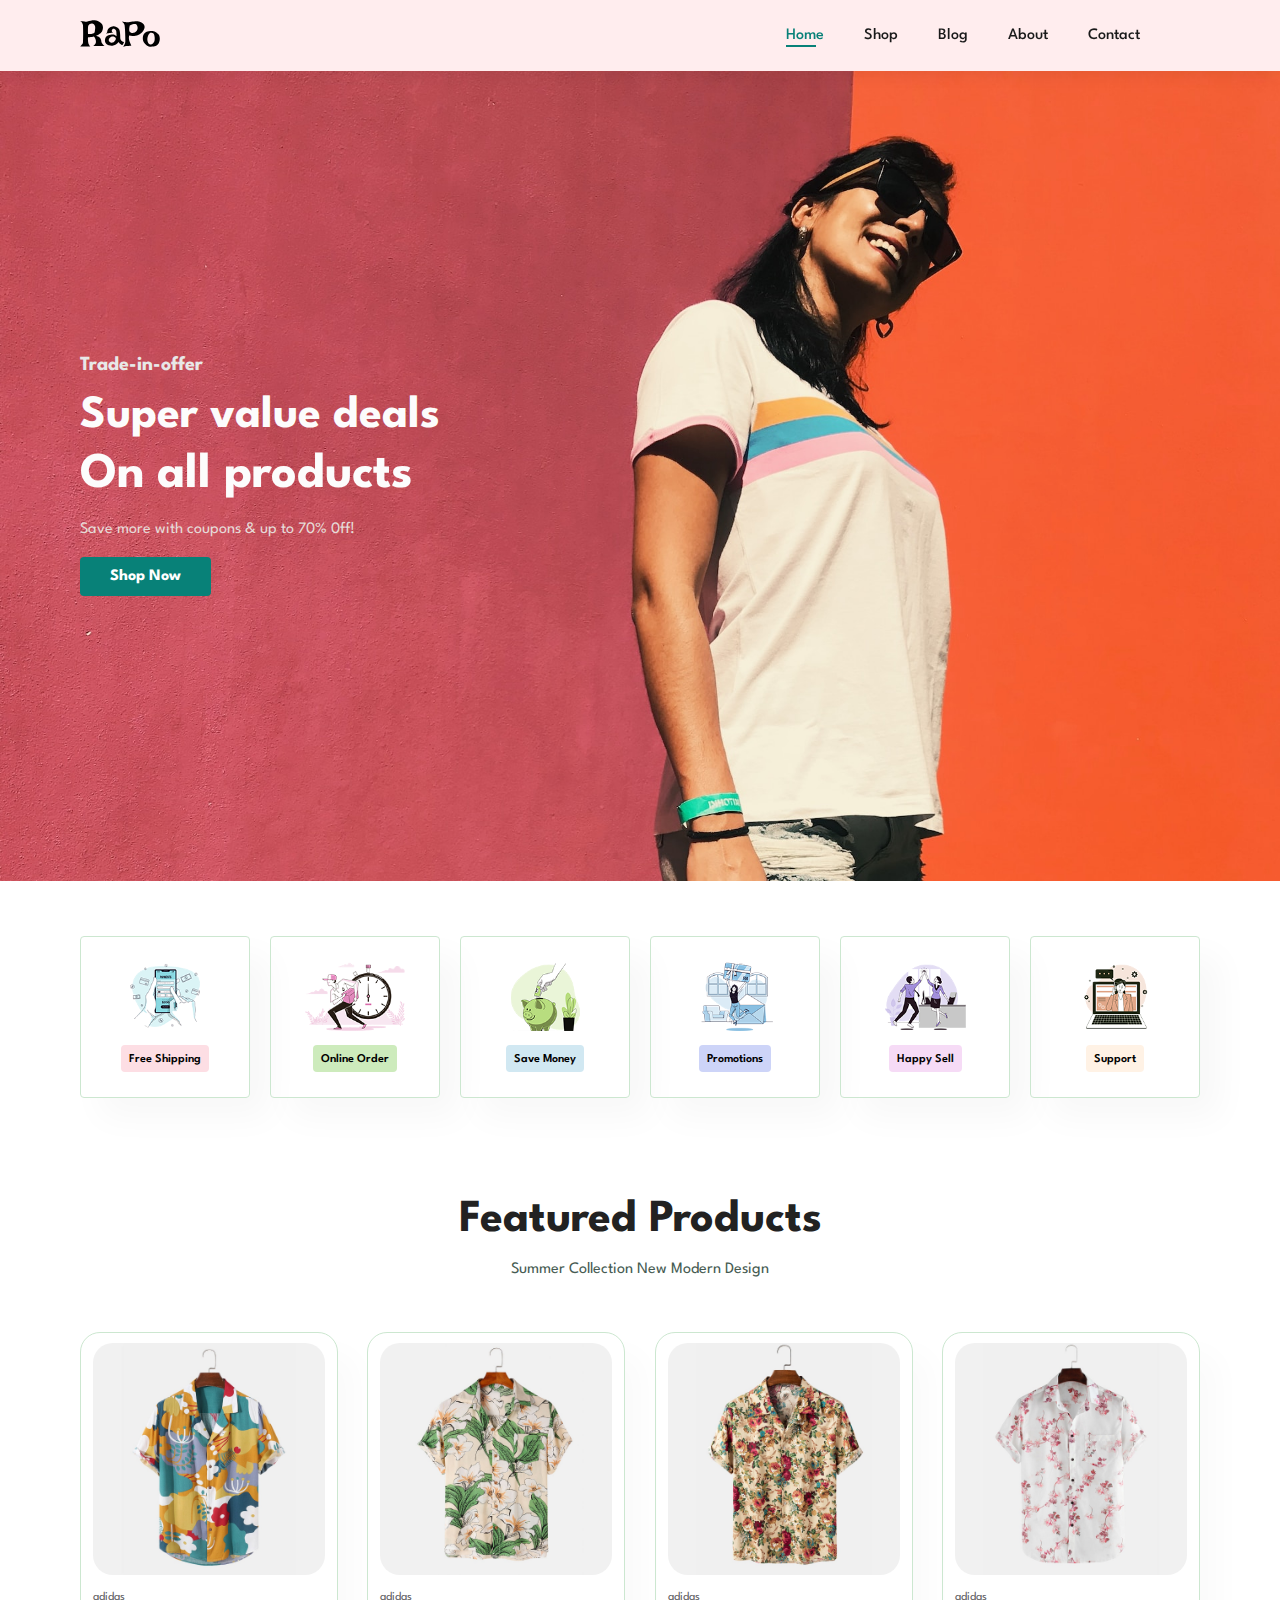
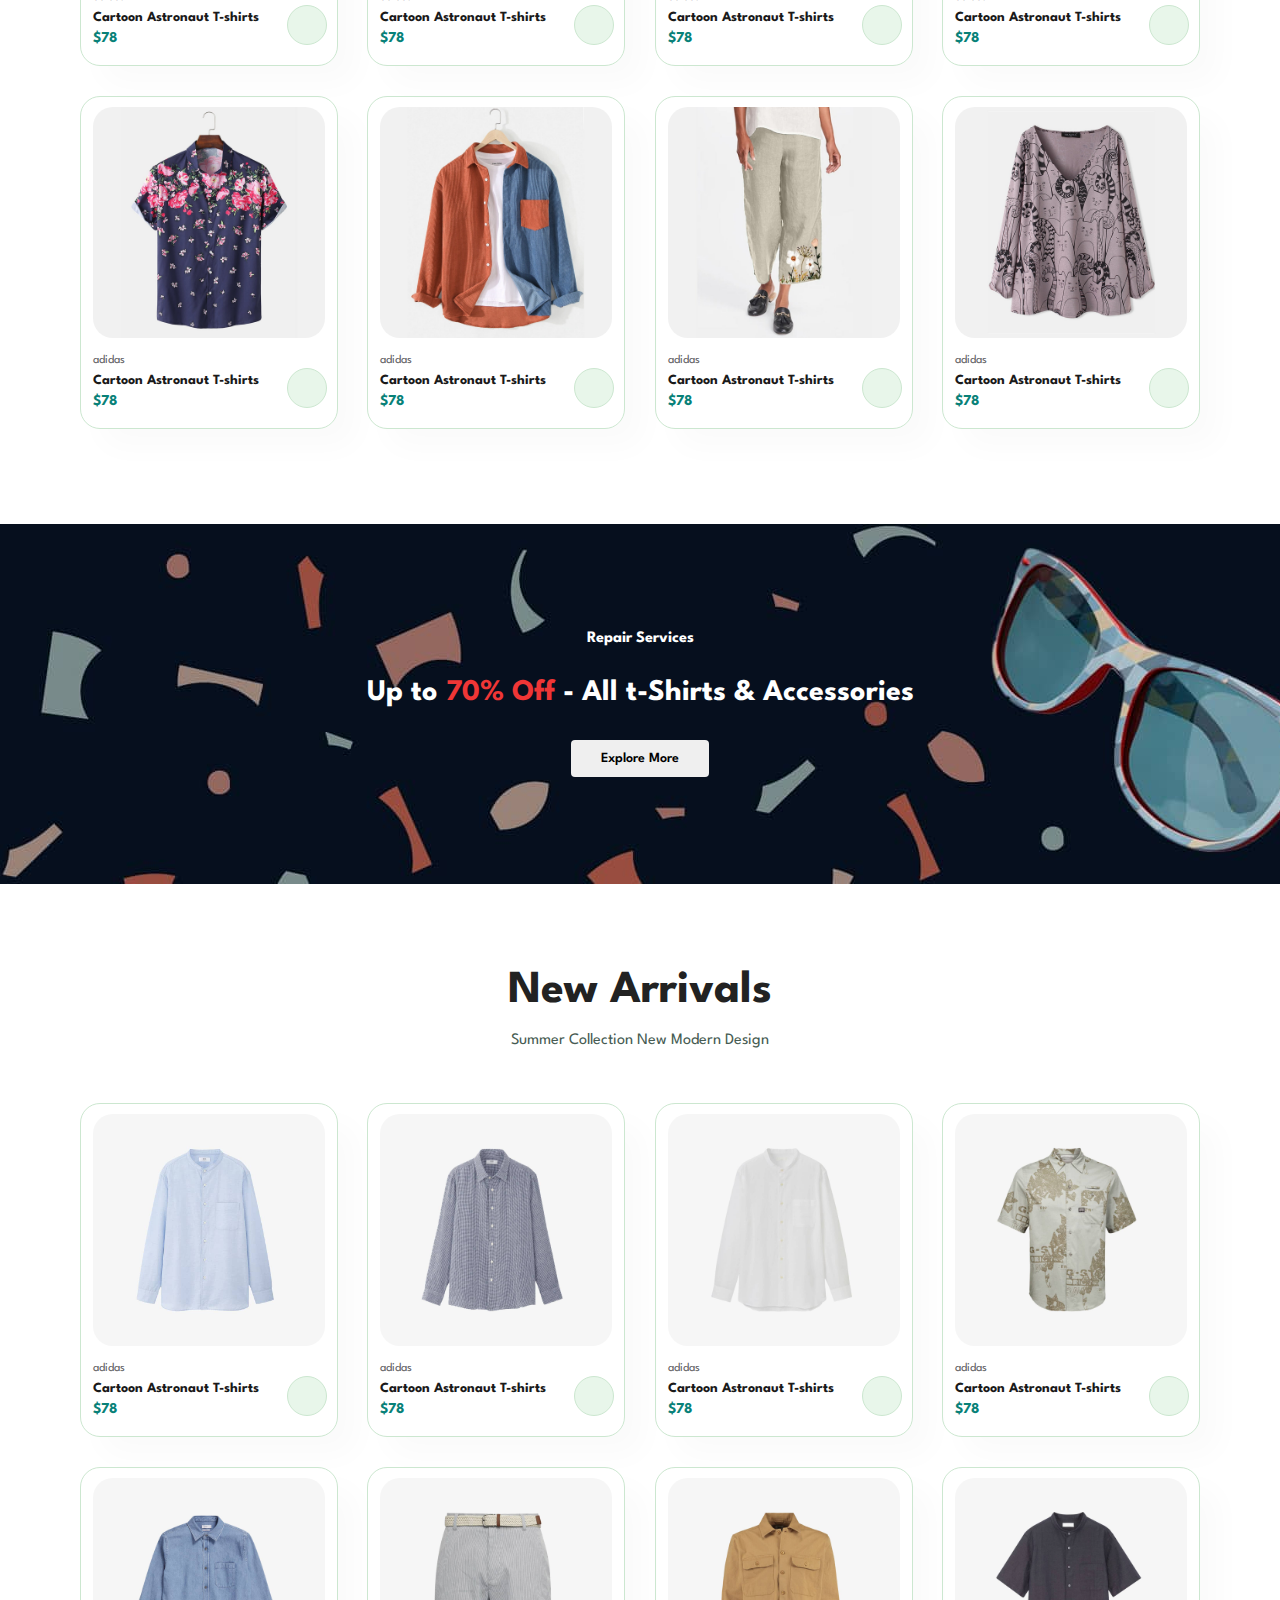
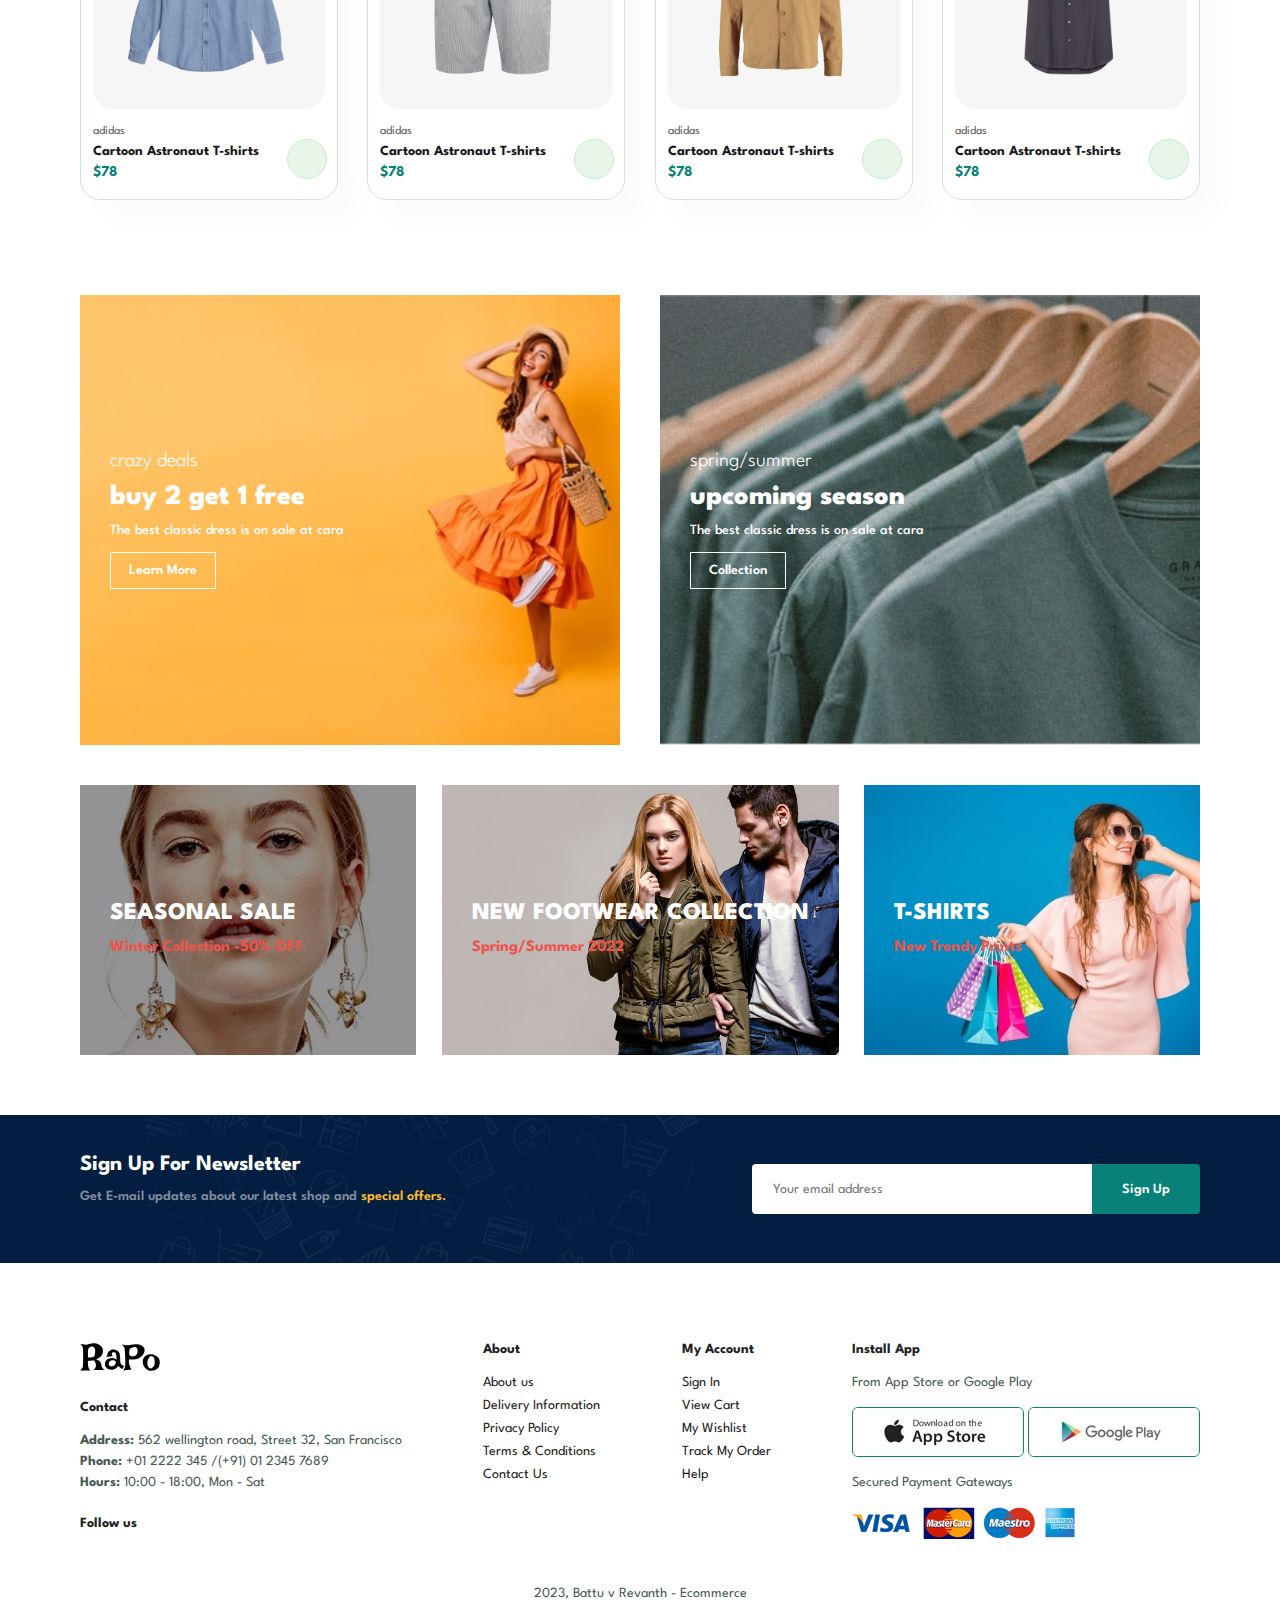
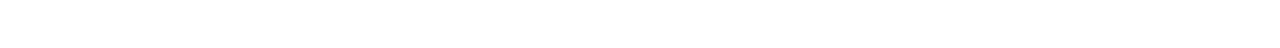
<file: index.html>
<!DOCTYPE html>
<html lang="en">
  <head>
    <meta charset="UTF-8" />
    <meta http-equiv="X-UA-Compatible" content="IE=edge" />
    <meta name="viewport" content="width=device-width, initial-scale=1.0" />
    <title>Ecommerce</title>
    <link rel="stylesheet" href="./style.css" />
    <link
      rel="stylesheet"
      href="https://cdnjs.cloudflare.com/ajax/libs/font-awesome/6.4.0/css/all.min.css"
      integrity="sha512-iecdLmaskl7CVkqkXNQ/ZH/XLlvWZOJyj7Yy7tcenmpD1ypASozpmT/E0iPtmFIB46ZmdtAc9eNBvH0H/ZpiBw=="
      crossorigin="anonymous"
      referrerpolicy="no-referrer"
    />
  </head>
  <body>
    <section id="header">
      <a href="#"><img class="logo" src="./assets/RaPo.svg" alt="logo" /></a>

      <div>
        <ul id="navbar">
          <li><a class="active" href="index.html">Home</a></li>
          <li><a href="shop.html">Shop</a></li>
          <li><a href="blog.html">Blog</a></li>
          <li><a href="about.html">About</a></li>
          <li><a href="contact.html">Contact</a></li>
          <li id="lg-bag">
            <a href="cart.html"><i class="fa-solid fa-bag-shopping"></i></a>
          </li>
          <a href="#" id="close"><i class="fa-solid fa-xmark"></i></a>
        </ul>
      </div>
      <div class="mobile">
        <a href="cart.html"><i class="fa-solid fa-bag-shopping"></i></a>
        <i id="bar" class="fa-solid fa-bars"></i>
      </div>
    </section>

    <section id="hero">
      <h4>Trade-in-offer</h4>
      <h2>Super value deals</h2>
      <h1>On all products</h1>
      <p>Save more with coupons & up to 70% 0ff!</p>
      <button class="normal">Shop Now</button>
    </section>

    <section id="feature" class="section-p1">
      <div class="fe-box">
        <img src="./assets/features/f1.png" alt="feature-one" />
        <h6>Free Shipping</h6>
      </div>
      <div class="fe-box">
        <img src="./assets/features/f2.png" alt="feature-one" />
        <h6>Online Order</h6>
      </div>
      <div class="fe-box">
        <img src="./assets/features/f3.png" alt="feature-one" />
        <h6>Save Money</h6>
      </div>
      <div class="fe-box">
        <img src="./assets/features/f4.png" alt="feature-one" />
        <h6>Promotions</h6>
      </div>
      <div class="fe-box">
        <img src="./assets/features/f5.png" alt="feature-one" />
        <h6>Happy Sell</h6>
      </div>
      <div class="fe-box">
        <img src="./assets/features/f6.png" alt="feature-one" />
        <h6>Support</h6>
      </div>
    </section>

    <section id="product1" class="section-p1">
      <h2>Featured Products</h2>
      <p>Summer Collection New Modern Design</p>
      <div class="pro-container">
        <div class="pro">
          <img src="./assets/products/f1.jpg" alt="" />
          <div class="des">
            <span>adidas</span>
            <h5>Cartoon Astronaut T-shirts</h5>
            <div class="star">
              <i class="fas fa-star"></i>
              <i class="fas fa-star"></i>
              <i class="fas fa-star"></i>
              <i class="fas fa-star"></i>
              <i class="fas fa-star"></i>
            </div>
            <h4>$78</h4>
          </div>
          <a href="#"><i class="fa-solid fa-cart-shopping cart"></i></a>
        </div>
        <div class="pro">
          <img src="./assets/products/f2.jpg" alt="" />
          <div class="des">
            <span>adidas</span>
            <h5>Cartoon Astronaut T-shirts</h5>
            <div class="star">
              <i class="fas fa-star"></i>
              <i class="fas fa-star"></i>
              <i class="fas fa-star"></i>
              <i class="fas fa-star"></i>
              <i class="fas fa-star"></i>
            </div>
            <h4>$78</h4>
          </div>
          <a href="#"><i class="fa-solid fa-cart-shopping cart"></i></a>
        </div>
        <div class="pro">
          <img src="./assets/products/f3.jpg" alt="" />
          <div class="des">
            <span>adidas</span>
            <h5>Cartoon Astronaut T-shirts</h5>
            <div class="star">
              <i class="fas fa-star"></i>
              <i class="fas fa-star"></i>
              <i class="fas fa-star"></i>
              <i class="fas fa-star"></i>
              <i class="fas fa-star"></i>
            </div>
            <h4>$78</h4>
          </div>
          <a href="#"><i class="fa-solid fa-cart-shopping cart"></i></a>
        </div>
        <div class="pro">
          <img src="./assets/products/f4.jpg" alt="" />
          <div class="des">
            <span>adidas</span>
            <h5>Cartoon Astronaut T-shirts</h5>
            <div class="star">
              <i class="fas fa-star"></i>
              <i class="fas fa-star"></i>
              <i class="fas fa-star"></i>
              <i class="fas fa-star"></i>
              <i class="fas fa-star"></i>
            </div>
            <h4>$78</h4>
          </div>
          <a href="#"><i class="fa-solid fa-cart-shopping cart"></i></a>
        </div>
        <div class="pro">
          <img src="./assets/products/f5.jpg" alt="" />
          <div class="des">
            <span>adidas</span>
            <h5>Cartoon Astronaut T-shirts</h5>
            <div class="star">
              <i class="fas fa-star"></i>
              <i class="fas fa-star"></i>
              <i class="fas fa-star"></i>
              <i class="fas fa-star"></i>
              <i class="fas fa-star"></i>
            </div>
            <h4>$78</h4>
          </div>
          <a href="#"><i class="fa-solid fa-cart-shopping cart"></i></a>
        </div>
        <div class="pro">
          <img src="./assets/products/f6.jpg" alt="" />
          <div class="des">
            <span>adidas</span>
            <h5>Cartoon Astronaut T-shirts</h5>
            <div class="star">
              <i class="fas fa-star"></i>
              <i class="fas fa-star"></i>
              <i class="fas fa-star"></i>
              <i class="fas fa-star"></i>
              <i class="fas fa-star"></i>
            </div>
            <h4>$78</h4>
          </div>
          <a href="#"><i class="fa-solid fa-cart-shopping cart"></i></a>
        </div>
        <div class="pro">
          <img src="./assets/products/f7.jpg" alt="" />
          <div class="des">
            <span>adidas</span>
            <h5>Cartoon Astronaut T-shirts</h5>
            <div class="star">
              <i class="fas fa-star"></i>
              <i class="fas fa-star"></i>
              <i class="fas fa-star"></i>
              <i class="fas fa-star"></i>
              <i class="fas fa-star"></i>
            </div>
            <h4>$78</h4>
          </div>
          <a href="#"><i class="fa-solid fa-cart-shopping cart"></i></a>
        </div>
        <div class="pro">
          <img src="./assets/products/f8.jpg" alt="" />
          <div class="des">
            <span>adidas</span>
            <h5>Cartoon Astronaut T-shirts</h5>
            <div class="star">
              <i class="fas fa-star"></i>
              <i class="fas fa-star"></i>
              <i class="fas fa-star"></i>
              <i class="fas fa-star"></i>
              <i class="fas fa-star"></i>
            </div>
            <h4>$78</h4>
          </div>
          <a href="#"><i class="fa-solid fa-cart-shopping cart"></i></a>
        </div>
      </div>
    </section>

    <section id="banner" class="section-m1">
      <h4>Repair Services</h4>
      <h2>Up to <span>70% Off</span> - All t-Shirts & Accessories</h2>
      <button class="normal">Explore More</button>
    </section>

    <section id="product1" class="section-p1">
      <h2>New Arrivals</h2>
      <p>Summer Collection New Modern Design</p>
      <div class="pro-container">
        <div class="pro">
          <img src="./assets/products/n1.jpg" alt="" />
          <div class="des">
            <span>adidas</span>
            <h5>Cartoon Astronaut T-shirts</h5>
            <div class="star">
              <i class="fas fa-star"></i>
              <i class="fas fa-star"></i>
              <i class="fas fa-star"></i>
              <i class="fas fa-star"></i>
              <i class="fas fa-star"></i>
            </div>
            <h4>$78</h4>
          </div>
          <a href="#"><i class="fa-solid fa-cart-shopping cart"></i></a>
        </div>
        <div class="pro">
          <img src="./assets/products/n2.jpg" alt="" />
          <div class="des">
            <span>adidas</span>
            <h5>Cartoon Astronaut T-shirts</h5>
            <div class="star">
              <i class="fas fa-star"></i>
              <i class="fas fa-star"></i>
              <i class="fas fa-star"></i>
              <i class="fas fa-star"></i>
              <i class="fas fa-star"></i>
            </div>
            <h4>$78</h4>
          </div>
          <a href="#"><i class="fa-solid fa-cart-shopping cart"></i></a>
        </div>
        <div class="pro">
          <img src="./assets/products/n3.jpg" alt="" />
          <div class="des">
            <span>adidas</span>
            <h5>Cartoon Astronaut T-shirts</h5>
            <div class="star">
              <i class="fas fa-star"></i>
              <i class="fas fa-star"></i>
              <i class="fas fa-star"></i>
              <i class="fas fa-star"></i>
              <i class="fas fa-star"></i>
            </div>
            <h4>$78</h4>
          </div>
          <a href="#"><i class="fa-solid fa-cart-shopping cart"></i></a>
        </div>
        <div class="pro">
          <img src="./assets/products/n4.jpg" alt="" />
          <div class="des">
            <span>adidas</span>
            <h5>Cartoon Astronaut T-shirts</h5>
            <div class="star">
              <i class="fas fa-star"></i>
              <i class="fas fa-star"></i>
              <i class="fas fa-star"></i>
              <i class="fas fa-star"></i>
              <i class="fas fa-star"></i>
            </div>
            <h4>$78</h4>
          </div>
          <a href="#"><i class="fa-solid fa-cart-shopping cart"></i></a>
        </div>
        <div class="pro">
          <img src="./assets/products/n5.jpg" alt="" />
          <div class="des">
            <span>adidas</span>
            <h5>Cartoon Astronaut T-shirts</h5>
            <div class="star">
              <i class="fas fa-star"></i>
              <i class="fas fa-star"></i>
              <i class="fas fa-star"></i>
              <i class="fas fa-star"></i>
              <i class="fas fa-star"></i>
            </div>
            <h4>$78</h4>
          </div>
          <a href="#"><i class="fa-solid fa-cart-shopping cart"></i></a>
        </div>
        <div class="pro">
          <img src="./assets/products/n6.jpg" alt="" />
          <div class="des">
            <span>adidas</span>
            <h5>Cartoon Astronaut T-shirts</h5>
            <div class="star">
              <i class="fas fa-star"></i>
              <i class="fas fa-star"></i>
              <i class="fas fa-star"></i>
              <i class="fas fa-star"></i>
              <i class="fas fa-star"></i>
            </div>
            <h4>$78</h4>
          </div>
          <a href="#"><i class="fa-solid fa-cart-shopping cart"></i></a>
        </div>
        <div class="pro">
          <img src="./assets/products/n7.jpg" alt="" />
          <div class="des">
            <span>adidas</span>
            <h5>Cartoon Astronaut T-shirts</h5>
            <div class="star">
              <i class="fas fa-star"></i>
              <i class="fas fa-star"></i>
              <i class="fas fa-star"></i>
              <i class="fas fa-star"></i>
              <i class="fas fa-star"></i>
            </div>
            <h4>$78</h4>
          </div>
          <a href="#"><i class="fa-solid fa-cart-shopping cart"></i></a>
        </div>
        <div class="pro">
          <img src="./assets/products/n8.jpg" alt="" />
          <div class="des">
            <span>adidas</span>
            <h5>Cartoon Astronaut T-shirts</h5>
            <div class="star">
              <i class="fas fa-star"></i>
              <i class="fas fa-star"></i>
              <i class="fas fa-star"></i>
              <i class="fas fa-star"></i>
              <i class="fas fa-star"></i>
            </div>
            <h4>$78</h4>
          </div>
          <a href="#"><i class="fa-solid fa-cart-shopping cart"></i></a>
        </div>
      </div>
    </section>

    <section id="sm-banner" class="section-p1">
      <div class="banner-box">
        <h4>crazy deals</h4>
        <h2>buy 2 get 1 free</h2>
        <span>The best classic dress is on sale at cara</span>
        <button class="white">Learn More</button>
      </div>
      <div class="banner-box banner-box2">
        <h4>spring/summer</h4>
        <h2>upcoming season</h2>
        <span>The best classic dress is on sale at cara</span>
        <button class="white">Collection</button>
      </div>
    </section>

    <section id="banner3">
      <div class="banner-box">
        <h2>SEASONAL SALE</h2>
        <h3>Winter Collection -50% OFF</h3>
      </div>
      <div class="banner-box banner-box2">
        <h2>NEW FOOTWEAR COLLECTION</h2>
        <h3>Spring/Summer 2022</h3>
      </div>
      <div class="banner-box banner-box3">
        <h2>T-SHIRTS</h2>
        <h3>New Trendy Prints</h3>
      </div>
    </section>

    <section id="newsletter" class="section-p1 section-m1">
      <div class="newstext">
        <h4>Sign Up For Newsletter</h4>
        <p>
          Get E-mail updates about our latest shop and
          <span>special offers.</span>
        </p>
      </div>
      <div class="form">
        <input type="text" placeholder="Your email address" />
        <button class="normal">Sign Up</button>
      </div>
    </section>

    <footer class="section-p1">
      <div class="col">
        <img class="logo" src="./assets/RaPo.svg" alt="logo" />
        <h4>Contact</h4>
        <p>
          <strong>Address: </strong>562 wellington road, Street 32, San
          Francisco
        </p>
        <p><strong>Phone: </strong>+01 2222 345 /(+91) 01 2345 7689</p>
        <p><strong>Hours: </strong>10:00 - 18:00, Mon - Sat</p>
        <div class="follow">
          <h4>Follow us</h4>
          <div class="icon">
            <i class="fa-brands fa-square-twitter"></i>
            <i class="fa-brands fa-square-facebook"></i>
            <i class="fa-brands fa-square-google-plus"></i>
            <i class="fa-brands fa-square-instagram"></i>
            <i class="fa-brands fa-square-pinterest"></i>
            <i class="fa-brands fa-youtube"></i>
          </div>
        </div>
      </div>
      <div class="col">
        <h4>About</h4>
        <a href="#">About us</a>
        <a href="#">Delivery Information</a>
        <a href="#">Privacy Policy</a>
        <a href="#">Terms & Conditions</a>
        <a href="#">Contact Us</a>
      </div>
      <div class="col">
        <h4>My Account</h4>
        <a href="#">Sign In</a>
        <a href="#">View Cart</a>
        <a href="#">My Wishlist</a>
        <a href="#">Track My Order</a>
        <a href="#">Help</a>
      </div>
      <div class="col install">
        <h4>Install App</h4>
        <p>From App Store or Google Play</p>
        <div class="row">
          <img src="./assets/pay/app.jpg" alt="" />
          <img src="./assets/pay/play.jpg" alt="" />
        </div>
        <p>Secured Payment Gateways</p>
        <img src="./assets/pay/pay.png" alt="" />
      </div>
      <div class="copyright">
        <p>
          <i class="fa-solid fa-copyright"></i> 2023, Battu v Revanth -
          Ecommerce
        </p>
      </div>
    </footer>
    <script src="./script.js"></script>
  </body>
</html>
</file>
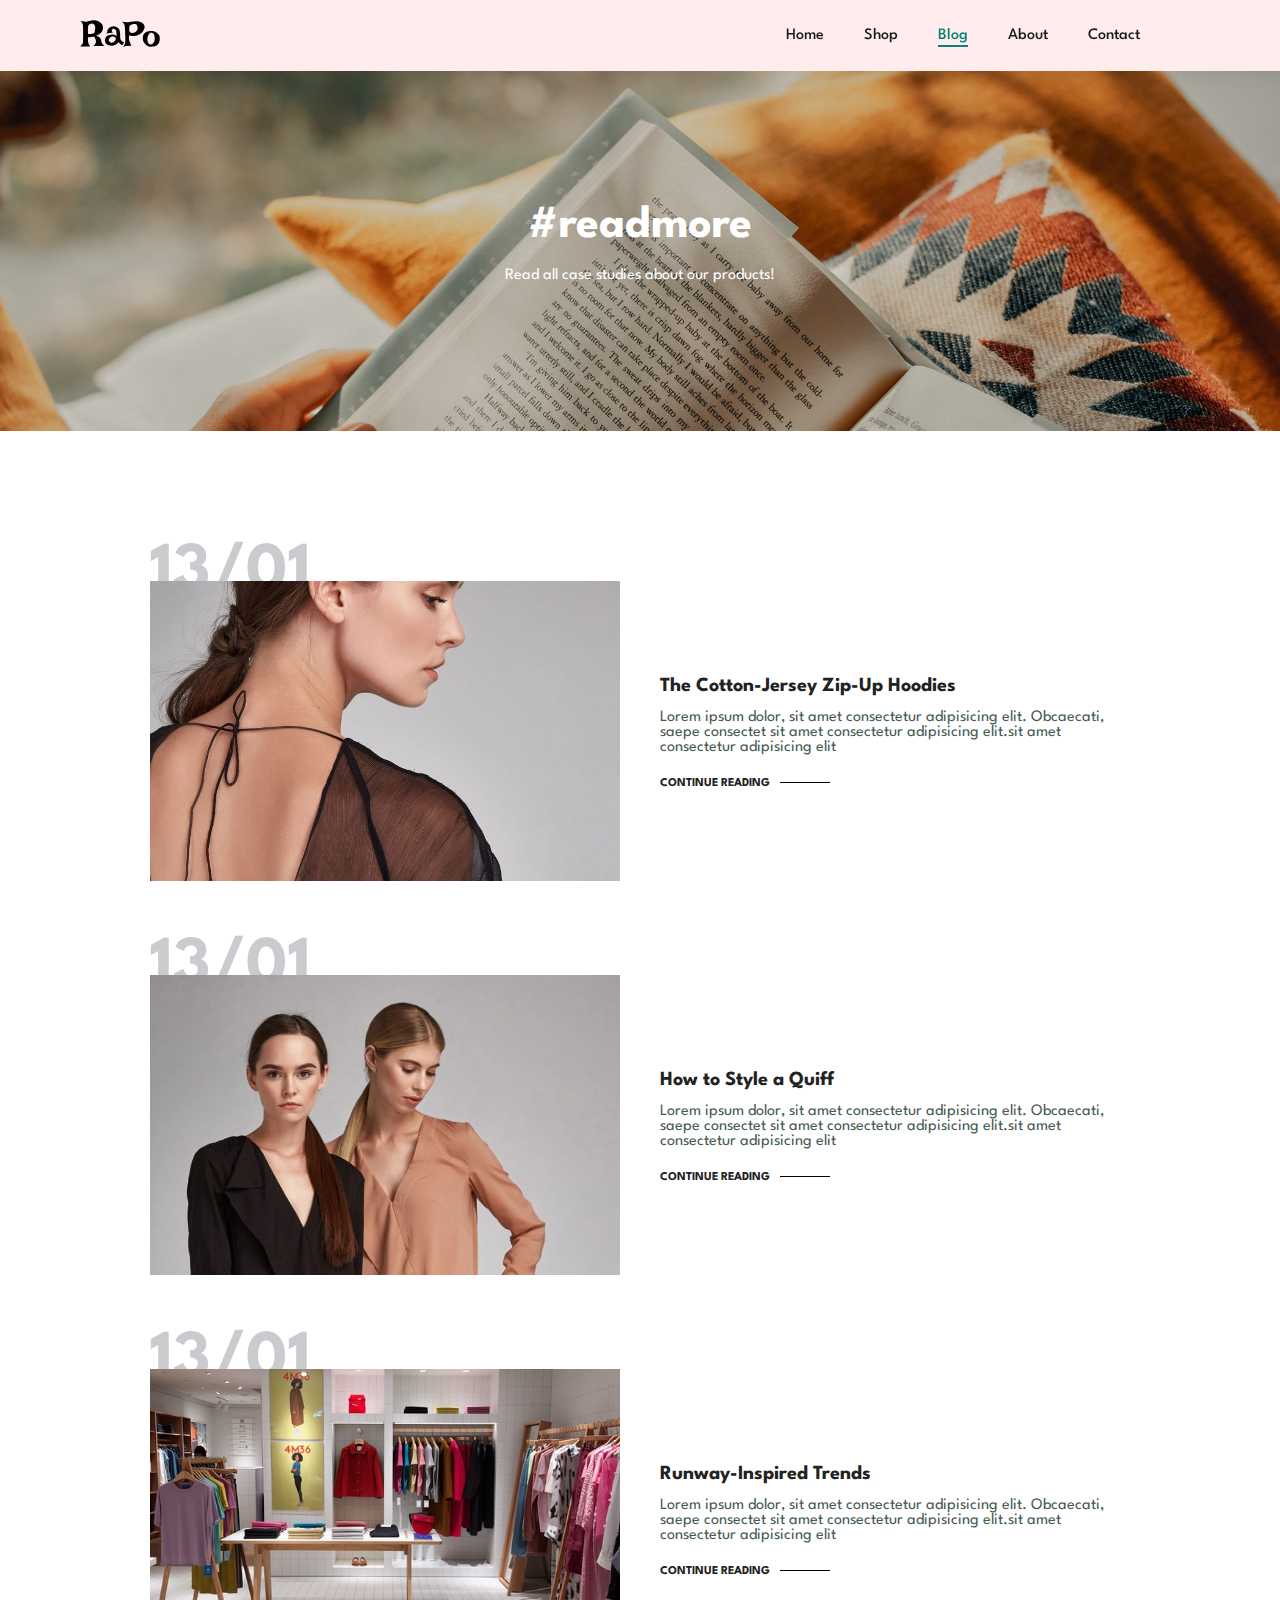
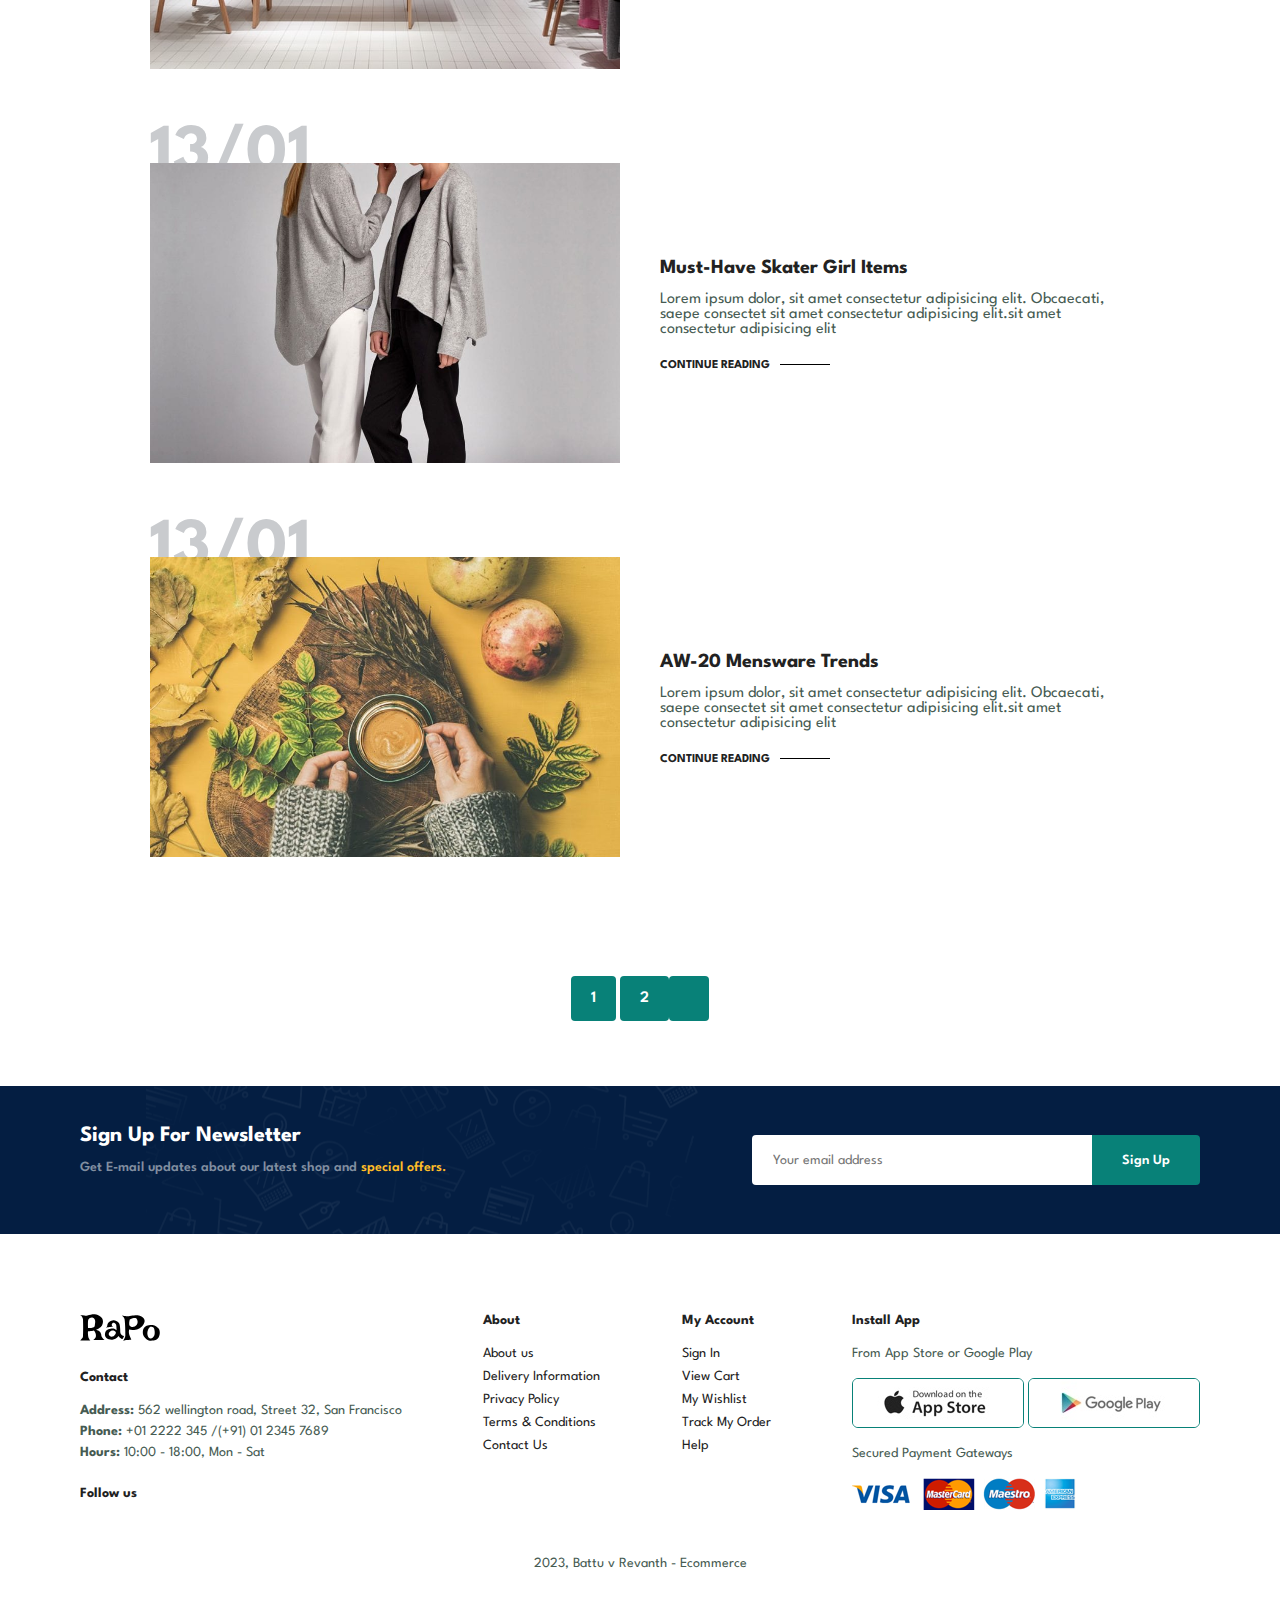
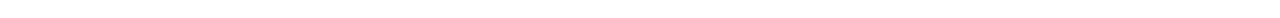
<file: blog.html>
<!DOCTYPE html>
<html lang="en">
  <head>
    <meta charset="UTF-8" />
    <meta http-equiv="X-UA-Compatible" content="IE=edge" />
    <meta name="viewport" content="width=device-width, initial-scale=1.0" />
    <title>Ecommerce</title>
    <link rel="stylesheet" href="./style.css" />
    <link
      rel="stylesheet"
      href="https://cdnjs.cloudflare.com/ajax/libs/font-awesome/6.4.0/css/all.min.css"
      integrity="sha512-iecdLmaskl7CVkqkXNQ/ZH/XLlvWZOJyj7Yy7tcenmpD1ypASozpmT/E0iPtmFIB46ZmdtAc9eNBvH0H/ZpiBw=="
      crossorigin="anonymous"
      referrerpolicy="no-referrer"
    />
  </head>
  <body>
    <section id="header">
      <a href="#"><img class="logo" src="./assets/RaPo.svg" alt="logo" /></a>

      <div>
        <ul id="navbar">
          <li><a href="index.html">Home</a></li>
          <li><a href="shop.html">Shop</a></li>
          <li><a class="active" href="blog.html">Blog</a></li>
          <li><a href="about.html">About</a></li>
          <li><a href="contact.html">Contact</a></li>
          <li id="lg-bag">
            <a href="cart.html"><i class="fa-solid fa-bag-shopping"></i></a>
          </li>
          <a href="#" id="close"><i class="fa-solid fa-xmark"></i></a>
        </ul>
      </div>
      <div class="mobile">
        <a href="cart.html"><i class="fa-solid fa-bag-shopping"></i></a>
        <i id="bar" class="fa-solid fa-bars"></i>
      </div>
    </section>

    <section id="page-header" class="blog-header">
      <h2>#readmore</h2>
      <p>Read all case studies about our products!</p>
    </section>

    <section id="blog">
      <div class="blog-box">
        <div class="blog-img">
          <img src="./assets/blog/b1.jpg" alt="" />
        </div>
        <div class="blog-details">
          <h4>The Cotton-Jersey Zip-Up Hoodies</h4>
          <p>
            Lorem ipsum dolor, sit amet consectetur adipisicing elit. Obcaecati,
            saepe consectet sit amet consectetur adipisicing elit.sit amet
            consectetur adipisicing elit
          </p>
          <a href="#">CONTINUE READING</a>
        </div>
        <h1>13/01</h1>
      </div>
      <div class="blog-box">
        <div class="blog-img">
          <img src="./assets/blog/b2.jpg" alt="" />
        </div>
        <div class="blog-details">
          <h4>How to Style a Quiff</h4>
          <p>
            Lorem ipsum dolor, sit amet consectetur adipisicing elit. Obcaecati,
            saepe consectet sit amet consectetur adipisicing elit.sit amet
            consectetur adipisicing elit
          </p>
          <a href="#">CONTINUE READING</a>
        </div>
        <h1>13/01</h1>
      </div>
      <div class="blog-box">
        <div class="blog-img">
          <img src="./assets/blog/b3.jpg" alt="" />
        </div>
        <div class="blog-details">
          <h4>Runway-Inspired Trends</h4>
          <p>
            Lorem ipsum dolor, sit amet consectetur adipisicing elit. Obcaecati,
            saepe consectet sit amet consectetur adipisicing elit.sit amet
            consectetur adipisicing elit
          </p>
          <a href="#">CONTINUE READING</a>
        </div>
        <h1>13/01</h1>
      </div>
      <div class="blog-box">
        <div class="blog-img">
          <img src="./assets/blog/b4.jpg" alt="" />
        </div>
        <div class="blog-details">
          <h4>Must-Have Skater Girl Items</h4>
          <p>
            Lorem ipsum dolor, sit amet consectetur adipisicing elit. Obcaecati,
            saepe consectet sit amet consectetur adipisicing elit.sit amet
            consectetur adipisicing elit
          </p>
          <a href="#">CONTINUE READING</a>
        </div>
        <h1>13/01</h1>
      </div>
      <div class="blog-box">
        <div class="blog-img">
          <img src="./assets/blog/b6.jpg" alt="" />
        </div>
        <div class="blog-details">
          <h4>AW-20 Mensware Trends</h4>
          <p>
            Lorem ipsum dolor, sit amet consectetur adipisicing elit. Obcaecati,
            saepe consectet sit amet consectetur adipisicing elit.sit amet
            consectetur adipisicing elit
          </p>
          <a href="#">CONTINUE READING</a>
        </div>
        <h1>13/01</h1>
      </div>
    </section>

    <section id="pagination" class="section-p1">
      <a href="#">1</a>
      <a href="#">2</a>
      <a href="#"><i class="fa-solid fa-arrow-right"></i></a>
    </section>

    <section id="newsletter" class="section-p1 section-m1">
      <div class="newstext">
        <h4>Sign Up For Newsletter</h4>
        <p>
          Get E-mail updates about our latest shop and
          <span>special offers.</span>
        </p>
      </div>
      <div class="form">
        <input type="text" placeholder="Your email address" />
        <button class="normal">Sign Up</button>
      </div>
    </section>

    <footer class="section-p1">
      <div class="col">
        <img class="logo" src="./assets/RaPo.svg" alt="logo" />
        <h4>Contact</h4>
        <p>
          <strong>Address: </strong>562 wellington road, Street 32, San
          Francisco
        </p>
        <p><strong>Phone: </strong>+01 2222 345 /(+91) 01 2345 7689</p>
        <p><strong>Hours: </strong>10:00 - 18:00, Mon - Sat</p>
        <div class="follow">
          <h4>Follow us</h4>
          <div class="icon">
            <i class="fa-brands fa-square-twitter"></i>
            <i class="fa-brands fa-square-facebook"></i>
            <i class="fa-brands fa-square-google-plus"></i>
            <i class="fa-brands fa-square-instagram"></i>
            <i class="fa-brands fa-square-pinterest"></i>
            <i class="fa-brands fa-youtube"></i>
          </div>
        </div>
      </div>
      <div class="col">
        <h4>About</h4>
        <a href="#">About us</a>
        <a href="#">Delivery Information</a>
        <a href="#">Privacy Policy</a>
        <a href="#">Terms & Conditions</a>
        <a href="#">Contact Us</a>
      </div>
      <div class="col">
        <h4>My Account</h4>
        <a href="#">Sign In</a>
        <a href="#">View Cart</a>
        <a href="#">My Wishlist</a>
        <a href="#">Track My Order</a>
        <a href="#">Help</a>
      </div>
      <div class="col install">
        <h4>Install App</h4>
        <p>From App Store or Google Play</p>
        <div class="row">
          <img src="./assets/pay/app.jpg" alt="" />
          <img src="./assets/pay/play.jpg" alt="" />
        </div>
        <p>Secured Payment Gateways</p>
        <img src="./assets/pay/pay.png" alt="" />
      </div>
      <div class="copyright">
        <p>
          <i class="fa-solid fa-copyright"></i> 2023, Battu v Revanth -
          Ecommerce
        </p>
      </div>
    </footer>
    <script src="./script.js"></script>
  </body>
</html>
</file>
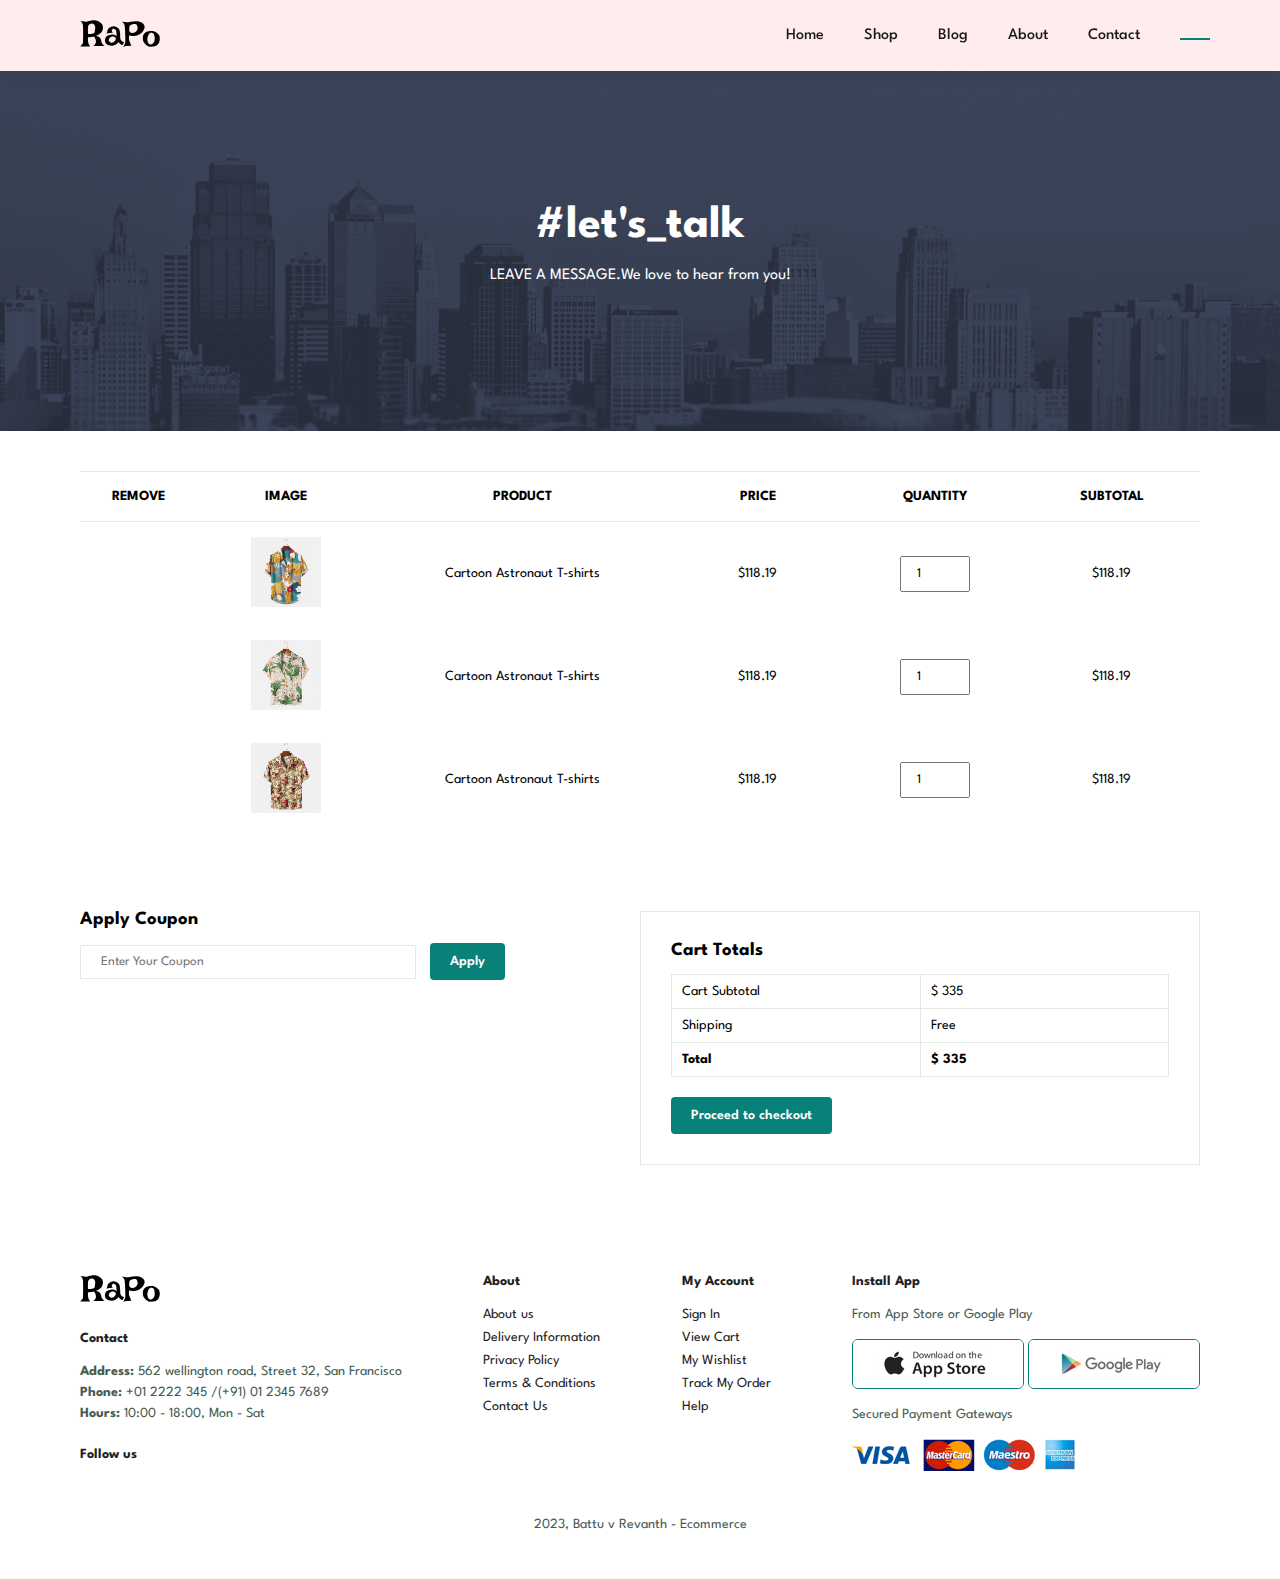
<file: cart.html>
<!DOCTYPE html>
<html lang="en">
  <head>
    <meta charset="UTF-8" />
    <meta http-equiv="X-UA-Compatible" content="IE=edge" />
    <meta name="viewport" content="width=device-width, initial-scale=1.0" />
    <title>Ecommerce</title>
    <link rel="stylesheet" href="./style.css" />
    <link
      rel="stylesheet"
      href="https://cdnjs.cloudflare.com/ajax/libs/font-awesome/6.4.0/css/all.min.css"
      integrity="sha512-iecdLmaskl7CVkqkXNQ/ZH/XLlvWZOJyj7Yy7tcenmpD1ypASozpmT/E0iPtmFIB46ZmdtAc9eNBvH0H/ZpiBw=="
      crossorigin="anonymous"
      referrerpolicy="no-referrer"
    />
  </head>
  <body>
    <section id="header">
      <a href="#"><img class="logo" src="./assets/RaPo.svg" alt="logo" /></a>

      <div>
        <ul id="navbar">
          <li><a href="index.html">Home</a></li>
          <li><a href="shop.html">Shop</a></li>
          <li><a href="blog.html">Blog</a></li>
          <li><a href="about.html">About</a></li>
          <li><a href="contact.html">Contact</a></li>
          <li id="lg-bag">
            <a class="active" href="cart.html"
              ><i class="fa-solid fa-bag-shopping"></i
            ></a>
          </li>
          <a href="#" id="close"><i class="fa-solid fa-xmark"></i></a>
        </ul>
      </div>
      <div class="mobile">
        <a href="cart.html"><i class="fa-solid fa-bag-shopping"></i></a>
        <i id="bar" class="fa-solid fa-bars"></i>
      </div>
    </section>

    <section id="page-header" class="about-header">
      <h2>#let's_talk</h2>
      <p>LEAVE A MESSAGE.We love to hear from you!</p>
    </section>

    <section id="cart" class="section-p1">
      <table width="100%">
        <thead>
          <tr>
            <td>Remove</td>
            <td>Image</td>
            <td>Product</td>
            <td>Price</td>
            <td>Quantity</td>
            <td>Subtotal</td>
          </tr>
        </thead>
        <tbody>
          <tr>
            <td>
              <a href="#"><i class="fa-solid fa-circle-xmark"></i></a>
            </td>
            <td><img src="./assets/products/f1.jpg" alt="" /></td>
            <td>Cartoon Astronaut T-shirts</td>
            <td>$118.19</td>
            <td><input type="number" value="1" /></td>
            <td>$118.19</td>
          </tr>
          <tr>
            <td>
              <a href="#"><i class="fa-solid fa-circle-xmark"></i></a>
            </td>
            <td><img src="./assets/products/f2.jpg" alt="" /></td>
            <td>Cartoon Astronaut T-shirts</td>
            <td>$118.19</td>
            <td><input type="number" value="1" /></td>
            <td>$118.19</td>
          </tr>
          <tr>
            <td>
              <a href="#"><i class="fa-solid fa-circle-xmark"></i></a>
            </td>
            <td><img src="./assets/products/f3.jpg" alt="" /></td>
            <td>Cartoon Astronaut T-shirts</td>
            <td>$118.19</td>
            <td><input type="number" value="1" /></td>
            <td>$118.19</td>
          </tr>
        </tbody>
      </table>
    </section>

    <section id="cart-add" class="section-p1">
      <div id="coupon">
        <h3>Apply Coupon</h3>
        <div>
          <input type="text" placeholder="Enter Your Coupon" />
          <button class="normal">Apply</button>
        </div>
      </div>
      <div id="subtotal">
        <h3>Cart Totals</h3>
        <table>
          <tr>
            <td>Cart Subtotal</td>
            <td>$ 335</td>
          </tr>
          <tr>
            <td>Shipping</td>
            <td>Free</td>
          </tr>
          <tr>
            <td><strong>Total</strong></td>
            <td><strong>$ 335</strong></td>
          </tr>
        </table>
        <button class="normal">Proceed to checkout</button>
      </div>
    </section>

    <footer class="section-p1">
      <div class="col">
        <img class="logo" src="./assets/RaPo.svg" alt="logo" />
        <h4>Contact</h4>
        <p>
          <strong>Address: </strong>562 wellington road, Street 32, San
          Francisco
        </p>
        <p><strong>Phone: </strong>+01 2222 345 /(+91) 01 2345 7689</p>
        <p><strong>Hours: </strong>10:00 - 18:00, Mon - Sat</p>
        <div class="follow">
          <h4>Follow us</h4>
          <div class="icon">
            <i class="fa-brands fa-square-twitter"></i>
            <i class="fa-brands fa-square-facebook"></i>
            <i class="fa-brands fa-square-google-plus"></i>
            <i class="fa-brands fa-square-instagram"></i>
            <i class="fa-brands fa-square-pinterest"></i>
            <i class="fa-brands fa-youtube"></i>
          </div>
        </div>
      </div>
      <div class="col">
        <h4>About</h4>
        <a href="#">About us</a>
        <a href="#">Delivery Information</a>
        <a href="#">Privacy Policy</a>
        <a href="#">Terms & Conditions</a>
        <a href="#">Contact Us</a>
      </div>
      <div class="col">
        <h4>My Account</h4>
        <a href="#">Sign In</a>
        <a href="#">View Cart</a>
        <a href="#">My Wishlist</a>
        <a href="#">Track My Order</a>
        <a href="#">Help</a>
      </div>
      <div class="col install">
        <h4>Install App</h4>
        <p>From App Store or Google Play</p>
        <div class="row">
          <img src="./assets/pay/app.jpg" alt="" />
          <img src="./assets/pay/play.jpg" alt="" />
        </div>
        <p>Secured Payment Gateways</p>
        <img src="./assets/pay/pay.png" alt="" />
      </div>
      <div class="copyright">
        <p>
          <i class="fa-solid fa-copyright"></i> 2023, Battu v Revanth -
          Ecommerce
        </p>
      </div>
    </footer>
    <script src="./script.js"></script>
  </body>
</html>
</file>
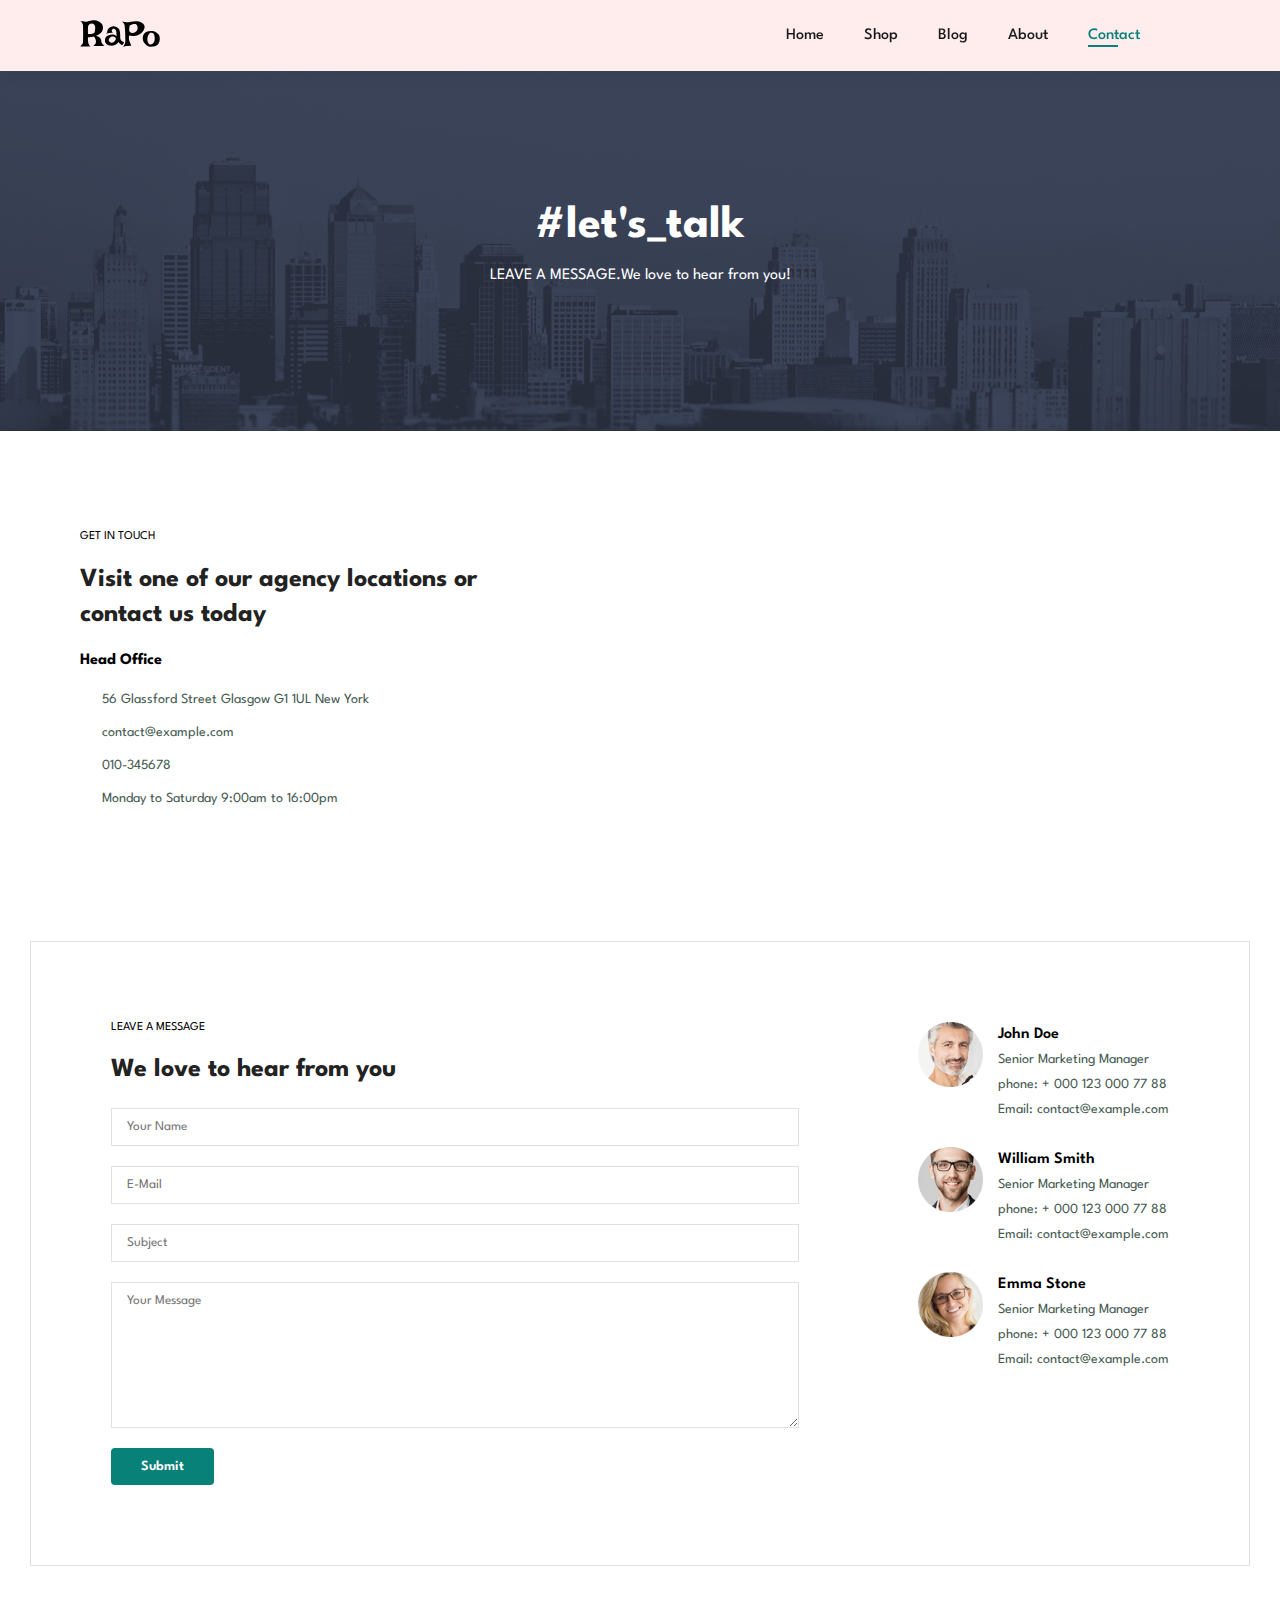
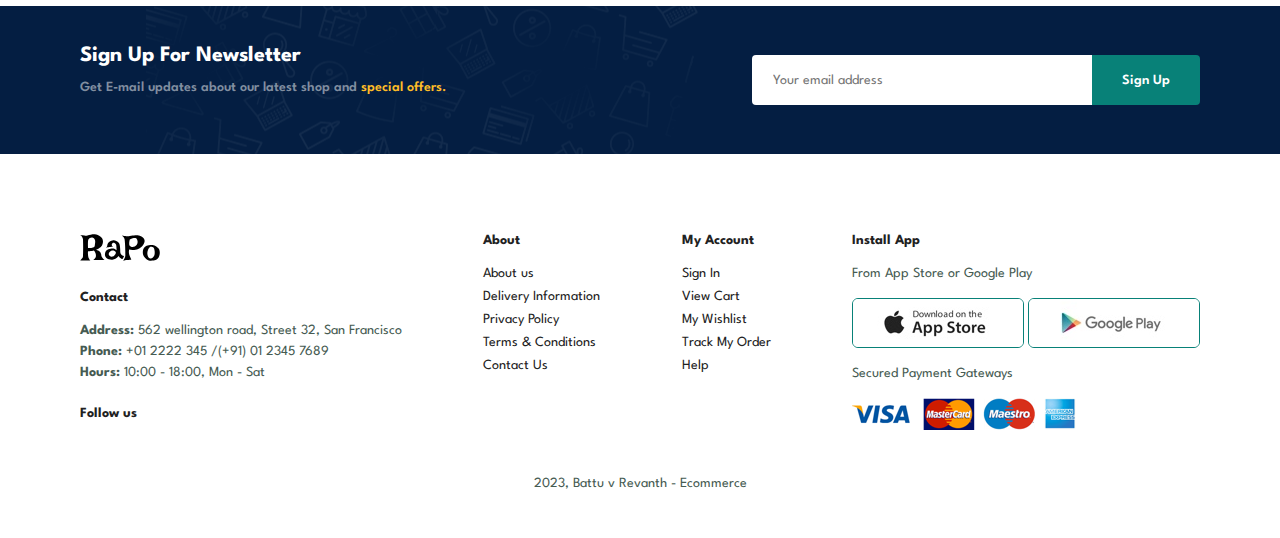
<file: contact.html>
<!DOCTYPE html>
<html lang="en">
  <head>
    <meta charset="UTF-8" />
    <meta http-equiv="X-UA-Compatible" content="IE=edge" />
    <meta name="viewport" content="width=device-width, initial-scale=1.0" />
    <title>Ecommerce</title>
    <link rel="stylesheet" href="./style.css" />
    <link
      rel="stylesheet"
      href="https://cdnjs.cloudflare.com/ajax/libs/font-awesome/6.4.0/css/all.min.css"
      integrity="sha512-iecdLmaskl7CVkqkXNQ/ZH/XLlvWZOJyj7Yy7tcenmpD1ypASozpmT/E0iPtmFIB46ZmdtAc9eNBvH0H/ZpiBw=="
      crossorigin="anonymous"
      referrerpolicy="no-referrer"
    />
  </head>
  <body>
    <section id="header">
      <a href="#"><img class="logo" src="./assets/RaPo.svg" alt="logo" /></a>

      <div>
        <ul id="navbar">
          <li><a href="index.html">Home</a></li>
          <li><a href="shop.html">Shop</a></li>
          <li><a href="blog.html">Blog</a></li>
          <li><a href="about.html">About</a></li>
          <li><a class="active" href="contact.html">Contact</a></li>
          <li id="lg-bag">
            <a href="cart.html"><i class="fa-solid fa-bag-shopping"></i></a>
          </li>
          <a href="#" id="close"><i class="fa-solid fa-xmark"></i></a>
        </ul>
      </div>
      <div class="mobile">
        <a href="cart.html"><i class="fa-solid fa-bag-shopping"></i></a>
        <i id="bar" class="fa-solid fa-bars"></i>
      </div>
    </section>

    <section id="page-header" class="about-header">
      <h2>#let's_talk</h2>
      <p>LEAVE A MESSAGE.We love to hear from you!</p>
    </section>

    <section id="contact-details" class="section-p1">
      <div class="details">
        <span>GET IN TOUCH</span>
        <h2>Visit one of our agency locations or contact us today</h2>
        <h3>Head Office</h3>
        <div>
          <li>
            <i class="fa-solid fa-location-dot"></i>
            <p>56 Glassford Street Glasgow G1 1UL New York</p>
          </li>
          <li>
            <i class="fa-solid fa-envelope"></i>
            <p>contact@example.com</p>
          </li>
          <li>
            <i class="fa-solid fa-square-phone"></i>
            <p>010-345678</p>
          </li>
          <li>
            <i class="fa-solid fa-clock"></i>
            <p>Monday to Saturday 9:00am to 16:00pm</p>
          </li>
        </div>
      </div>
      <div class="map">
        <iframe
          src="https://www.google.com/maps/embed?pb=!1m18!1m12!1m3!1d487293.277453826!2d78.12783446235221!3d17.41280836884374!2m3!1f0!2f0!3f0!3m2!1i1024!2i768!4f13.1!3m3!1m2!1s0x3bcb99daeaebd2c7%3A0xae93b78392bafbc2!2sHyderabad%2C%20Telangana!5e0!3m2!1sen!2sin!4v1680778003172!5m2!1sen!2sin"
          width="600"
          height="450"
          style="border: 0"
          allowfullscreen=""
          loading="lazy"
          referrerpolicy="no-referrer-when-downgrade"
        ></iframe>
      </div>
    </section>

    <section id="form-details">
      <form action="">
        <span>LEAVE A MESSAGE</span>
        <h2>We love to hear from you</h2>
        <input type="text" placeholder="Your Name" />
        <input type="text" placeholder="E-Mail" />
        <input type="text" placeholder="Subject" />
        <textarea
          name=""
          id=""
          cols="30"
          rows="10"
          placeholder="Your Message"
        ></textarea>
        <button class="normal">Submit</button>
      </form>
      <div class="people">
        <div>
          <img src="./assets/people/1.png" alt="" />
          <p>
            <span>John Doe</span>Senior Marketing Manager <br />
            phone: + 000 123 000 77 88
            <br />Email: contact@example.com
          </p>
        </div>
        <div>
          <img src="./assets/people/2.png" alt="" />
          <p>
            <span>William Smith</span>Senior Marketing Manager <br />
            phone: + 000 123 000 77 88
            <br />Email: contact@example.com
          </p>
        </div>
        <div>
          <img src="./assets/people/3.png" alt="" />
          <p>
            <span>Emma Stone</span>Senior Marketing Manager <br />
            phone: + 000 123 000 77 88
            <br />Email: contact@example.com
          </p>
        </div>
      </div>
    </section>

    <section id="newsletter" class="section-p1 section-m1">
      <div class="newstext">
        <h4>Sign Up For Newsletter</h4>
        <p>
          Get E-mail updates about our latest shop and
          <span>special offers.</span>
        </p>
      </div>
      <div class="form">
        <input type="text" placeholder="Your email address" />
        <button class="normal">Sign Up</button>
      </div>
    </section>

    <footer class="section-p1">
      <div class="col">
        <img class="logo" src="./assets/RaPo.svg" alt="logo" />
        <h4>Contact</h4>
        <p>
          <strong>Address: </strong>562 wellington road, Street 32, San
          Francisco
        </p>
        <p><strong>Phone: </strong>+01 2222 345 /(+91) 01 2345 7689</p>
        <p><strong>Hours: </strong>10:00 - 18:00, Mon - Sat</p>
        <div class="follow">
          <h4>Follow us</h4>
          <div class="icon">
            <i class="fa-brands fa-square-twitter"></i>
            <i class="fa-brands fa-square-facebook"></i>
            <i class="fa-brands fa-square-google-plus"></i>
            <i class="fa-brands fa-square-instagram"></i>
            <i class="fa-brands fa-square-pinterest"></i>
            <i class="fa-brands fa-youtube"></i>
          </div>
        </div>
      </div>
      <div class="col">
        <h4>About</h4>
        <a href="#">About us</a>
        <a href="#">Delivery Information</a>
        <a href="#">Privacy Policy</a>
        <a href="#">Terms & Conditions</a>
        <a href="#">Contact Us</a>
      </div>
      <div class="col">
        <h4>My Account</h4>
        <a href="#">Sign In</a>
        <a href="#">View Cart</a>
        <a href="#">My Wishlist</a>
        <a href="#">Track My Order</a>
        <a href="#">Help</a>
      </div>
      <div class="col install">
        <h4>Install App</h4>
        <p>From App Store or Google Play</p>
        <div class="row">
          <img src="./assets/pay/app.jpg" alt="" />
          <img src="./assets/pay/play.jpg" alt="" />
        </div>
        <p>Secured Payment Gateways</p>
        <img src="./assets/pay/pay.png" alt="" />
      </div>
      <div class="copyright">
        <p>
          <i class="fa-solid fa-copyright"></i> 2023, Battu v Revanth -
          Ecommerce
        </p>
      </div>
    </footer>
    <script src="./script.js"></script>
  </body>
</html>
</file>
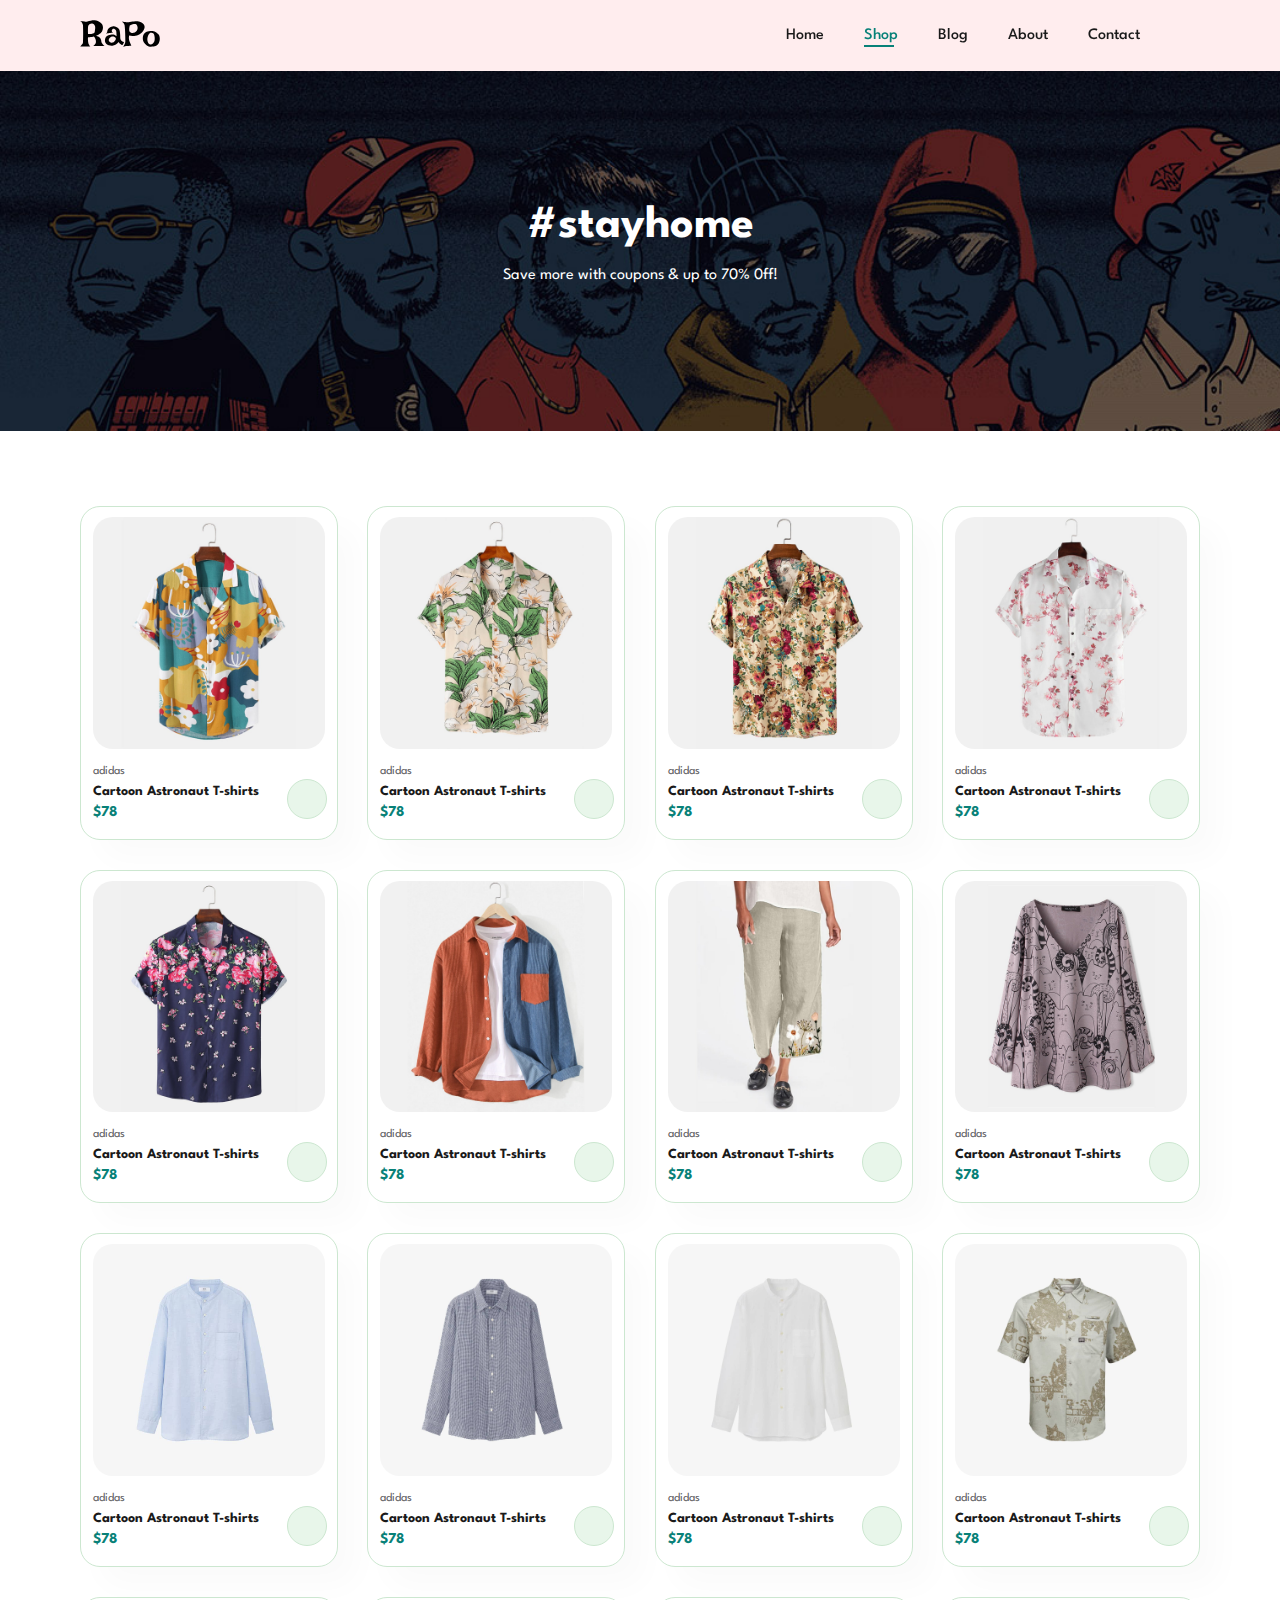
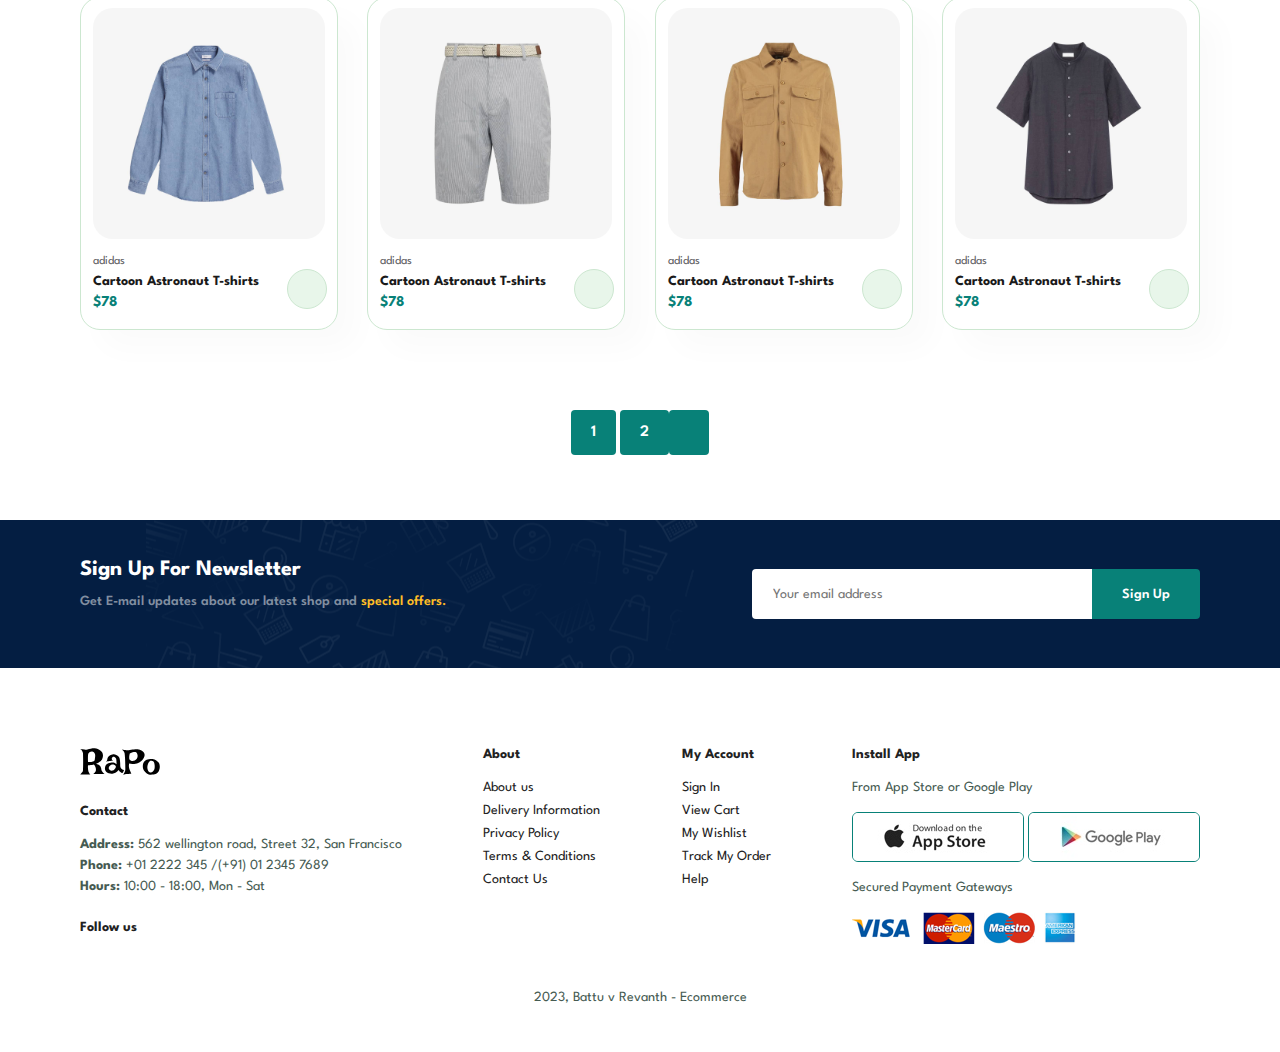
<file: shop.html>
<!DOCTYPE html>
<html lang="en">
  <head>
    <meta charset="UTF-8" />
    <meta http-equiv="X-UA-Compatible" content="IE=edge" />
    <meta name="viewport" content="width=device-width, initial-scale=1.0" />
    <title>Ecommerce</title>
    <link rel="stylesheet" href="./style.css" />
    <link
      rel="stylesheet"
      href="https://cdnjs.cloudflare.com/ajax/libs/font-awesome/6.4.0/css/all.min.css"
      integrity="sha512-iecdLmaskl7CVkqkXNQ/ZH/XLlvWZOJyj7Yy7tcenmpD1ypASozpmT/E0iPtmFIB46ZmdtAc9eNBvH0H/ZpiBw=="
      crossorigin="anonymous"
      referrerpolicy="no-referrer"
    />
  </head>
  <body>
    <section id="header">
      <a href="#"><img class="logo" src="./assets/RaPo.svg" alt="logo" /></a>

      <div>
        <ul id="navbar">
          <li><a href="index.html">Home</a></li>
          <li><a class="active" href="shop.html">Shop</a></li>
          <li><a href="blog.html">Blog</a></li>
          <li><a href="about.html">About</a></li>
          <li><a href="contact.html">Contact</a></li>
          <li id="lg-bag">
            <a href="cart.html"><i class="fa-solid fa-bag-shopping"></i></a>
          </li>
          <a href="#" id="close"><i class="fa-solid fa-xmark"></i></a>
        </ul>
      </div>
      <div class="mobile">
        <a href="cart.html"><i class="fa-solid fa-bag-shopping"></i></a>
        <i id="bar" class="fa-solid fa-bars"></i>
      </div>
    </section>

    <section id="page-header">
      <h2>#stayhome</h2>
      <p>Save more with coupons & up to 70% 0ff!</p>
    </section>

    <section id="product1" class="section-p1">
      <div class="pro-container">
        <div class="pro" onclick="window.location.href='sproduct.html';">
          <img src="./assets/products/f1.jpg" alt="" />
          <div class="des">
            <span>adidas</span>
            <h5>Cartoon Astronaut T-shirts</h5>
            <div class="star">
              <i class="fas fa-star"></i>
              <i class="fas fa-star"></i>
              <i class="fas fa-star"></i>
              <i class="fas fa-star"></i>
              <i class="fas fa-star"></i>
            </div>
            <h4>$78</h4>
          </div>
          <a href="#"><i class="fa-solid fa-cart-shopping cart"></i></a>
        </div>
        <div class="pro">
          <img src="./assets/products/f2.jpg" alt="" />
          <div class="des">
            <span>adidas</span>
            <h5>Cartoon Astronaut T-shirts</h5>
            <div class="star">
              <i class="fas fa-star"></i>
              <i class="fas fa-star"></i>
              <i class="fas fa-star"></i>
              <i class="fas fa-star"></i>
              <i class="fas fa-star"></i>
            </div>
            <h4>$78</h4>
          </div>
          <a href="#"><i class="fa-solid fa-cart-shopping cart"></i></a>
        </div>
        <div class="pro">
          <img src="./assets/products/f3.jpg" alt="" />
          <div class="des">
            <span>adidas</span>
            <h5>Cartoon Astronaut T-shirts</h5>
            <div class="star">
              <i class="fas fa-star"></i>
              <i class="fas fa-star"></i>
              <i class="fas fa-star"></i>
              <i class="fas fa-star"></i>
              <i class="fas fa-star"></i>
            </div>
            <h4>$78</h4>
          </div>
          <a href="#"><i class="fa-solid fa-cart-shopping cart"></i></a>
        </div>
        <div class="pro">
          <img src="./assets/products/f4.jpg" alt="" />
          <div class="des">
            <span>adidas</span>
            <h5>Cartoon Astronaut T-shirts</h5>
            <div class="star">
              <i class="fas fa-star"></i>
              <i class="fas fa-star"></i>
              <i class="fas fa-star"></i>
              <i class="fas fa-star"></i>
              <i class="fas fa-star"></i>
            </div>
            <h4>$78</h4>
          </div>
          <a href="#"><i class="fa-solid fa-cart-shopping cart"></i></a>
        </div>
        <div class="pro">
          <img src="./assets/products/f5.jpg" alt="" />
          <div class="des">
            <span>adidas</span>
            <h5>Cartoon Astronaut T-shirts</h5>
            <div class="star">
              <i class="fas fa-star"></i>
              <i class="fas fa-star"></i>
              <i class="fas fa-star"></i>
              <i class="fas fa-star"></i>
              <i class="fas fa-star"></i>
            </div>
            <h4>$78</h4>
          </div>
          <a href="#"><i class="fa-solid fa-cart-shopping cart"></i></a>
        </div>
        <div class="pro">
          <img src="./assets/products/f6.jpg" alt="" />
          <div class="des">
            <span>adidas</span>
            <h5>Cartoon Astronaut T-shirts</h5>
            <div class="star">
              <i class="fas fa-star"></i>
              <i class="fas fa-star"></i>
              <i class="fas fa-star"></i>
              <i class="fas fa-star"></i>
              <i class="fas fa-star"></i>
            </div>
            <h4>$78</h4>
          </div>
          <a href="#"><i class="fa-solid fa-cart-shopping cart"></i></a>
        </div>
        <div class="pro">
          <img src="./assets/products/f7.jpg" alt="" />
          <div class="des">
            <span>adidas</span>
            <h5>Cartoon Astronaut T-shirts</h5>
            <div class="star">
              <i class="fas fa-star"></i>
              <i class="fas fa-star"></i>
              <i class="fas fa-star"></i>
              <i class="fas fa-star"></i>
              <i class="fas fa-star"></i>
            </div>
            <h4>$78</h4>
          </div>
          <a href="#"><i class="fa-solid fa-cart-shopping cart"></i></a>
        </div>
        <div class="pro">
          <img src="./assets/products/f8.jpg" alt="" />
          <div class="des">
            <span>adidas</span>
            <h5>Cartoon Astronaut T-shirts</h5>
            <div class="star">
              <i class="fas fa-star"></i>
              <i class="fas fa-star"></i>
              <i class="fas fa-star"></i>
              <i class="fas fa-star"></i>
              <i class="fas fa-star"></i>
            </div>
            <h4>$78</h4>
          </div>
          <a href="#"><i class="fa-solid fa-cart-shopping cart"></i></a>
        </div>
        <div class="pro">
          <img src="./assets/products/n1.jpg" alt="" />
          <div class="des">
            <span>adidas</span>
            <h5>Cartoon Astronaut T-shirts</h5>
            <div class="star">
              <i class="fas fa-star"></i>
              <i class="fas fa-star"></i>
              <i class="fas fa-star"></i>
              <i class="fas fa-star"></i>
              <i class="fas fa-star"></i>
            </div>
            <h4>$78</h4>
          </div>
          <a href="#"><i class="fa-solid fa-cart-shopping cart"></i></a>
        </div>
        <div class="pro">
          <img src="./assets/products/n2.jpg" alt="" />
          <div class="des">
            <span>adidas</span>
            <h5>Cartoon Astronaut T-shirts</h5>
            <div class="star">
              <i class="fas fa-star"></i>
              <i class="fas fa-star"></i>
              <i class="fas fa-star"></i>
              <i class="fas fa-star"></i>
              <i class="fas fa-star"></i>
            </div>
            <h4>$78</h4>
          </div>
          <a href="#"><i class="fa-solid fa-cart-shopping cart"></i></a>
        </div>
        <div class="pro">
          <img src="./assets/products/n3.jpg" alt="" />
          <div class="des">
            <span>adidas</span>
            <h5>Cartoon Astronaut T-shirts</h5>
            <div class="star">
              <i class="fas fa-star"></i>
              <i class="fas fa-star"></i>
              <i class="fas fa-star"></i>
              <i class="fas fa-star"></i>
              <i class="fas fa-star"></i>
            </div>
            <h4>$78</h4>
          </div>
          <a href="#"><i class="fa-solid fa-cart-shopping cart"></i></a>
        </div>
        <div class="pro">
          <img src="./assets/products/n4.jpg" alt="" />
          <div class="des">
            <span>adidas</span>
            <h5>Cartoon Astronaut T-shirts</h5>
            <div class="star">
              <i class="fas fa-star"></i>
              <i class="fas fa-star"></i>
              <i class="fas fa-star"></i>
              <i class="fas fa-star"></i>
              <i class="fas fa-star"></i>
            </div>
            <h4>$78</h4>
          </div>
          <a href="#"><i class="fa-solid fa-cart-shopping cart"></i></a>
        </div>
        <div class="pro">
          <img src="./assets/products/n5.jpg" alt="" />
          <div class="des">
            <span>adidas</span>
            <h5>Cartoon Astronaut T-shirts</h5>
            <div class="star">
              <i class="fas fa-star"></i>
              <i class="fas fa-star"></i>
              <i class="fas fa-star"></i>
              <i class="fas fa-star"></i>
              <i class="fas fa-star"></i>
            </div>
            <h4>$78</h4>
          </div>
          <a href="#"><i class="fa-solid fa-cart-shopping cart"></i></a>
        </div>
        <div class="pro">
          <img src="./assets/products/n6.jpg" alt="" />
          <div class="des">
            <span>adidas</span>
            <h5>Cartoon Astronaut T-shirts</h5>
            <div class="star">
              <i class="fas fa-star"></i>
              <i class="fas fa-star"></i>
              <i class="fas fa-star"></i>
              <i class="fas fa-star"></i>
              <i class="fas fa-star"></i>
            </div>
            <h4>$78</h4>
          </div>
          <a href="#"><i class="fa-solid fa-cart-shopping cart"></i></a>
        </div>
        <div class="pro">
          <img src="./assets/products/n7.jpg" alt="" />
          <div class="des">
            <span>adidas</span>
            <h5>Cartoon Astronaut T-shirts</h5>
            <div class="star">
              <i class="fas fa-star"></i>
              <i class="fas fa-star"></i>
              <i class="fas fa-star"></i>
              <i class="fas fa-star"></i>
              <i class="fas fa-star"></i>
            </div>
            <h4>$78</h4>
          </div>
          <a href="#"><i class="fa-solid fa-cart-shopping cart"></i></a>
        </div>
        <div class="pro">
          <img src="./assets/products/n8.jpg" alt="" />
          <div class="des">
            <span>adidas</span>
            <h5>Cartoon Astronaut T-shirts</h5>
            <div class="star">
              <i class="fas fa-star"></i>
              <i class="fas fa-star"></i>
              <i class="fas fa-star"></i>
              <i class="fas fa-star"></i>
              <i class="fas fa-star"></i>
            </div>
            <h4>$78</h4>
          </div>
          <a href="#"><i class="fa-solid fa-cart-shopping cart"></i></a>
        </div>
      </div>
    </section>

    <section id="pagination" class="section-p1">
      <a href="#">1</a>
      <a href="#">2</a>
      <a href="#"><i class="fa-solid fa-arrow-right"></i></a>
    </section>

    <section id="newsletter" class="section-p1 section-m1">
      <div class="newstext">
        <h4>Sign Up For Newsletter</h4>
        <p>
          Get E-mail updates about our latest shop and
          <span>special offers.</span>
        </p>
      </div>
      <div class="form">
        <input type="text" placeholder="Your email address" />
        <button class="normal">Sign Up</button>
      </div>
    </section>

    <footer class="section-p1">
      <div class="col">
        <img class="logo" src="./assets/RaPo.svg" alt="logo" />
        <h4>Contact</h4>
        <p>
          <strong>Address: </strong>562 wellington road, Street 32, San
          Francisco
        </p>
        <p><strong>Phone: </strong>+01 2222 345 /(+91) 01 2345 7689</p>
        <p><strong>Hours: </strong>10:00 - 18:00, Mon - Sat</p>
        <div class="follow">
          <h4>Follow us</h4>
          <div class="icon">
            <i class="fa-brands fa-square-twitter"></i>
            <i class="fa-brands fa-square-facebook"></i>
            <i class="fa-brands fa-square-google-plus"></i>
            <i class="fa-brands fa-square-instagram"></i>
            <i class="fa-brands fa-square-pinterest"></i>
            <i class="fa-brands fa-youtube"></i>
          </div>
        </div>
      </div>
      <div class="col">
        <h4>About</h4>
        <a href="#">About us</a>
        <a href="#">Delivery Information</a>
        <a href="#">Privacy Policy</a>
        <a href="#">Terms & Conditions</a>
        <a href="#">Contact Us</a>
      </div>
      <div class="col">
        <h4>My Account</h4>
        <a href="#">Sign In</a>
        <a href="#">View Cart</a>
        <a href="#">My Wishlist</a>
        <a href="#">Track My Order</a>
        <a href="#">Help</a>
      </div>
      <div class="col install">
        <h4>Install App</h4>
        <p>From App Store or Google Play</p>
        <div class="row">
          <img src="./assets/pay/app.jpg" alt="" />
          <img src="./assets/pay/play.jpg" alt="" />
        </div>
        <p>Secured Payment Gateways</p>
        <img src="./assets/pay/pay.png" alt="" />
      </div>
      <div class="copyright">
        <p>
          <i class="fa-solid fa-copyright"></i> 2023, Battu v Revanth -
          Ecommerce
        </p>
      </div>
    </footer>
    <script src="./script.js"></script>
  </body>
</html>
</file>
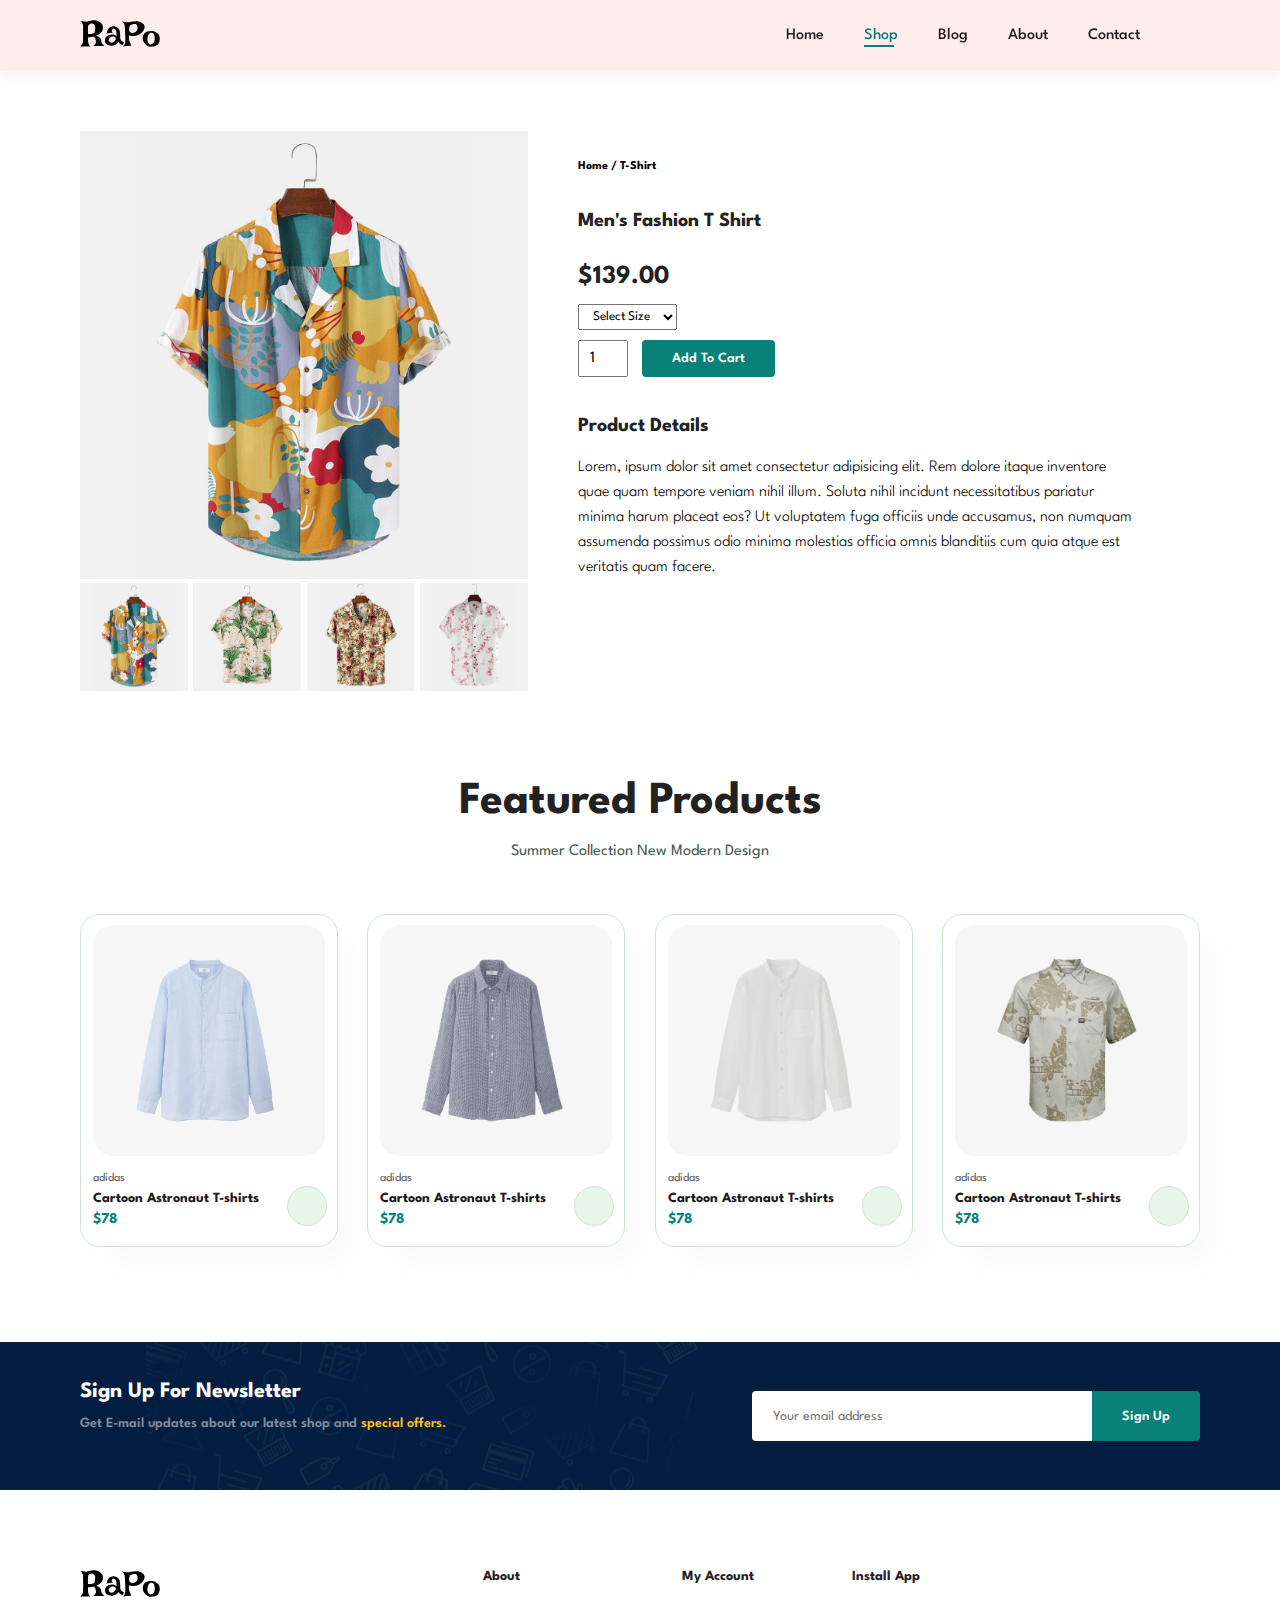
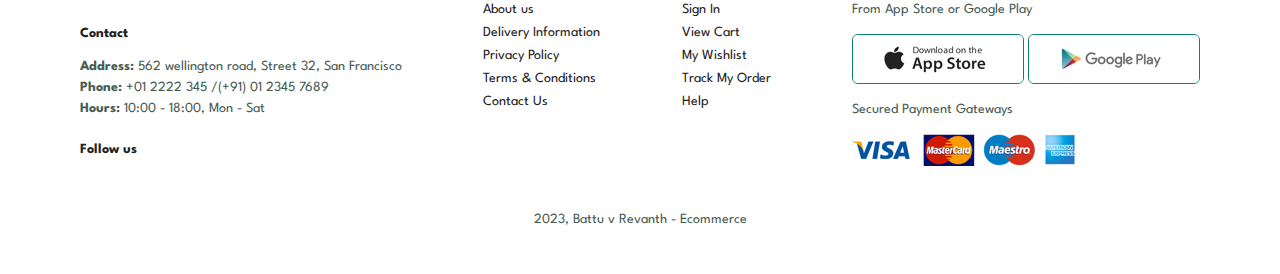
<file: sproduct.html>
<!DOCTYPE html>
<html lang="en">
  <head>
    <meta charset="UTF-8" />
    <meta http-equiv="X-UA-Compatible" content="IE=edge" />
    <meta name="viewport" content="width=device-width, initial-scale=1.0" />
    <title>Ecommerce</title>
    <link rel="stylesheet" href="./style.css" />
    <link
      rel="stylesheet"
      href="https://cdnjs.cloudflare.com/ajax/libs/font-awesome/6.4.0/css/all.min.css"
      integrity="sha512-iecdLmaskl7CVkqkXNQ/ZH/XLlvWZOJyj7Yy7tcenmpD1ypASozpmT/E0iPtmFIB46ZmdtAc9eNBvH0H/ZpiBw=="
      crossorigin="anonymous"
      referrerpolicy="no-referrer"
    />
  </head>
  <body>
    <section id="header">
      <a href="#"><img class="logo" src="./assets/RaPo.svg" alt="logo" /></a>

      <div>
        <ul id="navbar">
          <li><a href="index.html">Home</a></li>
          <li><a class="active" href="shop.html">Shop</a></li>
          <li><a href="blog.html">Blog</a></li>
          <li><a href="about.html">About</a></li>
          <li><a href="contact.html">Contact</a></li>
          <li id="lg-bag">
            <a href="cart.html"><i class="fa-solid fa-bag-shopping"></i></a>
          </li>
          <a href="#" id="close"><i class="fa-solid fa-xmark"></i></a>
        </ul>
      </div>
      <div class="mobile">
        <a href="cart.html"><i class="fa-solid fa-bag-shopping"></i></a>
        <i id="bar" class="fa-solid fa-bars"></i>
      </div>
    </section>

    <section id="prodetails" class="section-p1">
      <div class="single-pro-image">
        <img src="./assets/products/f1.jpg" width="100%" id="MainImg" alt="" />
        <div class="small-img-group">
          <div class="small-img-col">
            <img
              src="./assets/products/f1.jpg"
              width="100%"
              class="small-img"
              alt=""
            />
          </div>
          <div class="small-img-col">
            <img
              src="./assets/products/f2.jpg"
              width="100%"
              class="small-img"
              alt=""
            />
          </div>
          <div class="small-img-col">
            <img
              src="./assets/products/f3.jpg"
              width="100%"
              class="small-img"
              alt=""
            />
          </div>
          <div class="small-img-col">
            <img
              src="./assets/products/f4.jpg"
              width="100%"
              class="small-img"
              alt=""
            />
          </div>
        </div>
      </div>

      <div class="single-pro-details">
        <h6>Home / T-Shirt</h6>
        <h4>Men's Fashion T Shirt</h4>
        <h2>$139.00</h2>
        <select>
          <option>Select Size</option>
          <option>XL</option>
          <option>XXL</option>
          <option>Small</option>
          <option>Large</option>
        </select>

        <input type="number" value="1" />
        <button class="normal">Add To Cart</button>
        <h4>Product Details</h4>
        <span
          >Lorem, ipsum dolor sit amet consectetur adipisicing elit. Rem dolore
          itaque inventore quae quam tempore veniam nihil illum. Soluta nihil
          incidunt necessitatibus pariatur minima harum placeat eos? Ut
          voluptatem fuga officiis unde accusamus, non numquam assumenda
          possimus odio minima molestias officia omnis blanditiis cum quia atque
          est veritatis quam facere.</span
        >
      </div>
    </section>

    <section id="product1" class="section-p1">
      <h2>Featured Products</h2>
      <p>Summer Collection New Modern Design</p>
      <div class="pro-container">
        <div class="pro">
          <img src="./assets/products/n1.jpg" alt="" />
          <div class="des">
            <span>adidas</span>
            <h5>Cartoon Astronaut T-shirts</h5>
            <div class="star">
              <i class="fas fa-star"></i>
              <i class="fas fa-star"></i>
              <i class="fas fa-star"></i>
              <i class="fas fa-star"></i>
              <i class="fas fa-star"></i>
            </div>
            <h4>$78</h4>
          </div>
          <a href="#"><i class="fa-solid fa-cart-shopping cart"></i></a>
        </div>
        <div class="pro">
          <img src="./assets/products/n2.jpg" alt="" />
          <div class="des">
            <span>adidas</span>
            <h5>Cartoon Astronaut T-shirts</h5>
            <div class="star">
              <i class="fas fa-star"></i>
              <i class="fas fa-star"></i>
              <i class="fas fa-star"></i>
              <i class="fas fa-star"></i>
              <i class="fas fa-star"></i>
            </div>
            <h4>$78</h4>
          </div>
          <a href="#"><i class="fa-solid fa-cart-shopping cart"></i></a>
        </div>
        <div class="pro">
          <img src="./assets/products/n3.jpg" alt="" />
          <div class="des">
            <span>adidas</span>
            <h5>Cartoon Astronaut T-shirts</h5>
            <div class="star">
              <i class="fas fa-star"></i>
              <i class="fas fa-star"></i>
              <i class="fas fa-star"></i>
              <i class="fas fa-star"></i>
              <i class="fas fa-star"></i>
            </div>
            <h4>$78</h4>
          </div>
          <a href="#"><i class="fa-solid fa-cart-shopping cart"></i></a>
        </div>
        <div class="pro">
          <img src="./assets/products/n4.jpg" alt="" />
          <div class="des">
            <span>adidas</span>
            <h5>Cartoon Astronaut T-shirts</h5>
            <div class="star">
              <i class="fas fa-star"></i>
              <i class="fas fa-star"></i>
              <i class="fas fa-star"></i>
              <i class="fas fa-star"></i>
              <i class="fas fa-star"></i>
            </div>
            <h4>$78</h4>
          </div>
          <a href="#"><i class="fa-solid fa-cart-shopping cart"></i></a>
        </div>
      </div>
    </section>

    <section id="newsletter" class="section-p1 section-m1">
      <div class="newstext">
        <h4>Sign Up For Newsletter</h4>
        <p>
          Get E-mail updates about our latest shop and
          <span>special offers.</span>
        </p>
      </div>
      <div class="form">
        <input type="text" placeholder="Your email address" />
        <button class="normal">Sign Up</button>
      </div>
    </section>

    <footer class="section-p1">
      <div class="col">
        <img class="logo" src="./assets/RaPo.svg" alt="logo" />
        <h4>Contact</h4>
        <p>
          <strong>Address: </strong>562 wellington road, Street 32, San
          Francisco
        </p>
        <p><strong>Phone: </strong>+01 2222 345 /(+91) 01 2345 7689</p>
        <p><strong>Hours: </strong>10:00 - 18:00, Mon - Sat</p>
        <div class="follow">
          <h4>Follow us</h4>
          <div class="icon">
            <i class="fa-brands fa-square-twitter"></i>
            <i class="fa-brands fa-square-facebook"></i>
            <i class="fa-brands fa-square-google-plus"></i>
            <i class="fa-brands fa-square-instagram"></i>
            <i class="fa-brands fa-square-pinterest"></i>
            <i class="fa-brands fa-youtube"></i>
          </div>
        </div>
      </div>
      <div class="col">
        <h4>About</h4>
        <a href="#">About us</a>
        <a href="#">Delivery Information</a>
        <a href="#">Privacy Policy</a>
        <a href="#">Terms & Conditions</a>
        <a href="#">Contact Us</a>
      </div>
      <div class="col">
        <h4>My Account</h4>
        <a href="#">Sign In</a>
        <a href="#">View Cart</a>
        <a href="#">My Wishlist</a>
        <a href="#">Track My Order</a>
        <a href="#">Help</a>
      </div>
      <div class="col install">
        <h4>Install App</h4>
        <p>From App Store or Google Play</p>
        <div class="row">
          <img src="./assets/pay/app.jpg" alt="" />
          <img src="./assets/pay/play.jpg" alt="" />
        </div>
        <p>Secured Payment Gateways</p>
        <img src="./assets/pay/pay.png" alt="" />
      </div>
      <div class="copyright">
        <p>
          <i class="fa-solid fa-copyright"></i> 2023, Battu v Revanth -
          Ecommerce
        </p>
      </div>
    </footer>

    <script>
      var MainImg = document.getElementById("MainImg");
      var smallImg = document.getElementsByClassName("small-img");

      smallImg[0].onclick = function () {
        MainImg.src = smallImg[0].src;
      };
      smallImg[1].onclick = function () {
        MainImg.src = smallImg[1].src;
      };
      smallImg[2].onclick = function () {
        MainImg.src = smallImg[2].src;
      };
      smallImg[3].onclick = function () {
        MainImg.src = smallImg[3].src;
      };
    </script>

    <script src="./script.js"></script>
  </body>
</html>
</file>
<file: style.css>
@import url("https://fonts.googleapis.com/css2?family=League+Spartan:wght@100;200;300;400;500;600;700;800;900&display=swap");

* {
  margin: 0%;
  padding: 0%;
  box-sizing: border-box;
  font-family: "League Spartan", sans-serif;
}

h1 {
  font-size: 50px;
  line-height: 64px;
  color: #222;
}

h2 {
  font-size: 46px;
  line-height: 54px;
  color: #222;
}

h4 {
  font-size: 20px;
  color: #222;
}

h6 {
  font-weight: 700;
  font-size: 12px;
}

p {
  font-weight: 16px;
  color: #465b52;
  margin: 15px 0 20px 0;
}

.section-p1 {
  padding: 40px 80px;
}

.section-m1 {
  margin: 40px 0;
}

button.normal {
  font-size: 14px;
  font-weight: 600;
  padding: 12px 30px;
  color: #000;
  border-radius: 4px;
  cursor: pointer;
  border: none;
  outline: none;
  transition: 0.2s;
}
button.white {
  font-size: 14px;
  font-weight: 600;
  padding: 11px 18px;
  color: #fff;
  background-color: transparent;
  border: 1px solid #fff;
  cursor: pointer;
  outline: none;
  transition: 0.2s;
}

body {
  width: 100%;
}

#header {
  display: flex;
  justify-content: space-between;
  align-items: center;
  padding: 20px 80px;
  background-color: #ffedee;
  box-shadow: 0 5px 15px rgba(0, 0, 0, 0.06);
  position: sticky;
  top: 0;
  left: 0;
  z-index: 7;
}

#header .logo {
  width: 80px;
}

#navbar {
  display: flex;
  justify-content: center;
  align-items: center;
}

.mobile {
  display: none;
  align-items: center;
}

#navbar li {
  list-style: none;
  padding: 0 20px;
  position: relative;
}

#navbar li a {
  text-decoration: none;
  font-size: 16px;
  font-weight: 500;
  color: #1a1a1a;
  transition: 0.3s ease;
}

#navbar li a:hover,
#navbar li a.active {
  color: #088178;
}

#navbar li a.active::after,
#navbar li a:hover::after {
  content: "";
  width: 30px;
  height: 2px;
  background-color: #088178;
  position: absolute;
  bottom: -4px;
  left: 20px;
}

#close {
  display: none;
}

#hero {
  background-image: url("./assets/hero6.jpg");
  height: 90vh;
  width: 100%;
  background-position: top 5% right 0;
  background-size: cover;
  display: flex;
  flex-direction: column;
  align-items: start;
  justify-content: center;
  padding: 0 80px;
  /* background-repeat: no-repeat; */
}

#hero h4 {
  padding-bottom: 15px;
  color: #e8e8e8;
}

#hero p {
  color: #e6dbd8;
}

#hero h2,
#hero h1 {
  color: #fcfcfc;
}

#hero button {
  background-color: #088178;
  color: #fff;

  cursor: pointer;
  font-weight: 700;
  font-size: 16px;
}

#feature {
  display: flex;
  align-items: center;
  justify-content: space-between;
  flex-wrap: wrap;
}

#feature .fe-box {
  width: 170px;
  text-align: center;
  padding: 25px 15px;
  box-shadow: 20px 20px 34px rgba(0, 0, 0, 0.03);
  border: 1px solid #cce7d0;
  border-radius: 4px;
  margin: 15px 0;
}

#feature .fe-box:hover {
  box-shadow: 10px 10px 54px rgba(70, 62, 221, 0.1);
}

#feature .fe-box h6 {
  display: inline-block;
  padding: 9px 8px 6px 8px;
  line-height: 1;
  border-radius: 4px;
  background-color: #fddee4;
  font-weight: 600;
}

#feature .fe-box img {
  width: 100px;
  margin-bottom: 10px;
}

#feature .fe-box:nth-child(2) h6 {
  background-color: #cdebbc;
}
#feature .fe-box:nth-child(3) h6 {
  background-color: #d1e8f2;
}
#feature .fe-box:nth-child(4) h6 {
  background-color: #cdd4f8;
}
#feature .fe-box:nth-child(5) h6 {
  background-color: #f6dbf6;
}
#feature .fe-box:nth-child(6) h6 {
  background-color: #fff2e5;
}

#product1 {
  text-align: center;
}

#product1 .pro-container {
  display: flex;
  justify-content: space-between;
  flex-wrap: wrap;
  padding-top: 20px;
}

#product1 .pro {
  width: 23%;
  min-width: 250px;
  padding: 10px 12px;
  border: 1px solid #cce7d0;
  border-radius: 20px;
  cursor: pointer;
  box-shadow: 20px 20px 30px rgba(0, 0, 0, 0.02);
  margin: 15px 0;
  position: relative;
}

#product1 .pro img {
  width: 100%;
  border-radius: 20px;
  transition: 0.2s ease;
}

#product1 .pro:hover {
  box-shadow: 20px 20px 30px rgba(0, 0, 0, 0.06);
}

#product1 .pro .des {
  text-align: start;
  padding: 10px 0;
}

#product1 .pro .des span {
  color: #606063;
  font-size: 12px;
}

#product1 .pro .des h5 {
  font-size: 14px;
  padding-top: 7px;
  color: #1a1a1a;
}

#product1 .pro .des i {
  font-size: 12px;
  color: rgb(243, 181, 25);
}

#product1 .pro .des h4 {
  padding-top: 7px;
  font-size: 15px;
  font-weight: 700;
  color: #088178;
}

#product1 .pro .cart {
  width: 40px;
  height: 40px;
  line-height: 40px;
  border-radius: 50px;
  background-color: #e8f6ea;
  color: #088178;
  border: 1px solid #cce7d0;
  position: absolute;
  bottom: 20px;
  right: 10px;
}

#banner {
  display: flex;
  flex-direction: column;
  justify-content: center;
  align-items: center;
  text-align: center;
  background-image: url("./assets/banner/b2.jpg");
  width: 100%;
  height: 40vh;
  background-size: cover;
  background-position: center;
}

#banner h4 {
  color: #fff;
  font-size: 16px;
}

#banner h2 {
  color: #fff;
  font-size: 30px;
  padding: 20px 0;
}

#banner h2 span {
  color: #ef3636;
}

#banner button:hover {
  background-color: #088178;
  color: #fff;
}

#sm-banner {
  display: flex;
  justify-content: space-between;
  flex-wrap: wrap;
}

#sm-banner .banner-box {
  display: flex;
  flex-direction: column;
  justify-content: center;
  align-items: flex-start;
  background-image: url("./assets/banner/b17.jpg");
  min-width: 540px;
  height: 50vh;
  background-size: cover;
  background-position: center;
  padding: 30px;
}

#sm-banner .banner-box2 {
  background-image: url("./assets/banner/b10.jpg");
}

#sm-banner h4 {
  color: #fff;
  font-size: 20px;
  font-weight: 300;
}

#sm-banner h2 {
  color: #fff;
  font-size: 28px;
  font-weight: 800;
}
#sm-banner span {
  color: #fff;
  font-size: 14px;
  font-weight: 500;
  padding-bottom: 15px;
}

#sm-banner .banner-box:hover button {
  background-color: #088178;
  border: 1px solid #088178;
  color: #fff;
}

#banner3 {
  display: flex;
  justify-content: space-between;
  flex-wrap: wrap;
  padding: 0 80px;
}

#banner3 .banner-box {
  display: flex;
  flex-direction: column;
  justify-content: center;
  align-items: flex-start;
  background-image: url("./assets/banner/b7.jpg");
  min-width: 30%;
  height: 30vh;
  background-size: cover;
  background-position: center;
  padding: 30px;
  margin-bottom: 20px;
  cursor: pointer;
}

#banner3 .banner-box2 {
  background-image: url("./assets/banner/b4.jpg");
}

#banner3 .banner-box3 {
  background-image: url("./assets/banner/b18.jpg");
}

#banner3 h2 {
  color: #fff;
  font-weight: 800;
  font-size: 24px;
}

#banner3 h3 {
  color: #ec544e;
  font-weight: 700;
  font-size: 16px;
}

#newsletter {
  display: flex;
  justify-content: space-between;
  align-items: center;
  flex-wrap: wrap;
  background-image: url("./assets/banner/b14.png");
  background-position: 20% 30%;
  background-repeat: no-repeat;
  background-color: #041e42;
}

#newsletter h4 {
  font-size: 22px;
  font-weight: 700;
  color: #fff;
}

#newsletter p {
  font-size: 14px;
  font-weight: 600;
  color: #818ea0;
}

#newsletter p span {
  color: #ffbd27;
}

#newsletter .form {
  display: flex;
  width: 40%;
}

#newsletter input {
  height: 3.125rem;
  padding: 0 1.25rem;
  font-size: 14px;
  width: 100%;
  border: 1px solid transparent;
  border-radius: 4px;
  outline: none;
  border-top-right-radius: 0%;
  border-bottom-right-radius: 0%;
}

#newsletter button {
  background-color: #088178;
  color: #fff;
  white-space: nowrap;
  border-bottom-left-radius: 0%;
  border-top-left-radius: 0%;
}

footer {
  display: flex;
  flex-wrap: wrap;
  justify-content: space-between;
}

footer .col {
  display: flex;
  flex-direction: column;
  align-items: flex-start;
  margin-bottom: 20px;
}

footer .logo {
  margin-bottom: 30px;
  width: 80px;
}

footer h4 {
  font-size: 14px;
  padding-bottom: 20px;
}

footer p {
  font-size: 14px;
  margin: 0 0 8px 0;
}

footer a {
  font-size: 14px;
  text-decoration: none;
  color: #222;
  margin-bottom: 10px;
}

footer .follow {
  margin-top: 20px;
}

footer .follow i {
  color: #465b52;
  padding-right: 4px;
  cursor: pointer;
  font-size: 18px;
}

footer .install .row img {
  border: 1px solid #088178;
  border-radius: 6px;
}

footer .install img {
  margin: 10px 0 15px 0;
}

footer .follow i:hover,
footer a:hover {
  color: #088178;
}

footer .copyright {
  width: 100%;
  text-align: center;
}

#page-header {
  background-image: url("./assets/banner/b1.jpg");
  width: 100%;
  height: 40vh;
  background-size: cover;
  display: flex;
  justify-content: center;
  text-align: center;
  flex-direction: column;
  padding: 14px;
}

#page-header h2,
#page-header p {
  color: #fff;
}

#pagination {
  text-align: center;
}

#pagination a {
  text-decoration: none;
  background-color: #088178;
  padding: 15px 20px;
  border-radius: 4px;
  font-weight: 600;
  color: #fff;
}

#pagination a i {
  font-size: 16px;
  font-weight: 600;
}

/* Single Product */

#prodetails {
  display: flex;
  margin-top: 20px;
}

#prodetails .single-pro-image {
  width: 40%;
  margin-right: 50px;
}

.small-img-group {
  display: flex;
  justify-content: space-between;
}

.small-img-col {
  flex-basis: 24%;
  cursor: pointer;
}

#prodetails .single-pro-details {
  width: 50%;
  padding-top: 30px;
}

#prodetails .single-pro-details h4 {
  padding: 40px 0 20px 0;
}

#prodetails .single-pro-details h2 {
  font-size: 26px;
}

#prodetails .single-pro-details select {
  display: block;
  padding: 5px 10px;
  margin-bottom: 10px;
}

#prodetails .single-pro-details input {
  width: 50px;
  height: 37px;
  padding-left: 10px;
  font-size: 16px;
  margin-right: 10px;
}

#prodetails .single-pro-details button {
  background-color: #088178;
  color: #fff;
}

#prodetails .single-pro-details input:focus {
  outline: none;
}

#prodetails .single-pro-details span {
  line-height: 25px;
  font-weight: 300;
}

/* blog - page */

#page-header.blog-header {
  background-image: url(./assets/banner/b19.jpg);
}

#blog {
  padding: 150px 150px 0px 150px;
}

#blog .blog-box {
  display: flex;
  align-items: center;
  width: 100%;
  position: relative;
  padding-bottom: 90px;
}

#blog .blog-img {
  width: 50%;
  margin-right: 40px;
}

#blog img {
  width: 100%;
  height: 300px;
  object-fit: cover;
}

#blog .blog-details {
  width: 50%;
}

#blog .blog-details a {
  text-decoration: none;
  font-size: 12px;
  color: #222;
  font-weight: 700;
  position: relative;
  transition: 0.3s;
}

#blog .blog-details a::after {
  content: "";
  width: 50px;
  height: 1px;
  background-color: #000;
  position: absolute;
  top: 4px;
  right: -60px;
}

#blog .blog-details a:hover {
  color: #088178;
}

#blog .blog-details a:hover::after {
  background-color: #088178;
}

#blog .blog-box h1 {
  position: absolute;
  top: -40px;
  left: 0%;
  font-size: 70px;
  font-weight: 700;
  z-index: -9;
  color: #c9cbce;
}

/* about-page */

#page-header.about-header {
  background-image: url("./assets/about/banner.png");
}

#about-head {
  display: flex;
  align-items: center;
}

#about-head img {
  width: 50%;
  height: auto;
}

#about-head div {
  padding: 40px;
}

#about-app {
  text-align: center;
}

#about-app .video {
  width: 70%;
  height: 100%;
  margin: 30px auto 0 auto;
}

#about-app .video video {
  width: 100%;
  height: 100%;
  border-radius: 20px;
}

#about-head p {
  line-height: 25px;
}

/* contact-page */

#contact-details {
  display: flex;
  align-items: center;
  justify-content: space-between;
}

#contact-details .details {
  width: 40%;
}

#contact-details .details span,
#form-details form span {
  font-size: 12px;
}

#contact-details .details h2,
#form-details form h2 {
  font-size: 26px;
  line-height: 35px;
  padding: 20px 0;
}

#contact-details .details h3 {
  font-size: 16px;
  padding-bottom: 15px;
}

#contact-details .details li {
  list-style-type: none;
  display: flex;
  padding: 10px 0;
}

#contact-details .details li i {
  font-size: 14px;
  padding-right: 22px;
}

#contact-details .details li p {
  margin: 0;
  font-size: 14px;
}

#contact-details .map {
  width: 55%;
  height: 400px;
}

#contact-details .map iframe {
  width: 100%;
  height: 100%;
}

#form-details {
  display: flex;
  justify-content: space-between;
  margin: 30px;
  padding: 80px;
  border: 1px solid #e1e1e1;
}

#form-details form {
  width: 65%;
  display: flex;
  flex-direction: column;
  align-items: flex-start;
}

#form-details form input,
#form-details form textarea {
  width: 100%;
  padding: 12px 15px;
  outline: none;
  margin-bottom: 20px;
  border: 1px solid #e1e1e1;
}

#form-details form button {
  background-color: #088178;
  color: #fff;
}

#form-details .people div {
  padding-bottom: 25px;
  display: flex;
  align-items: flex-start;
}

#form-details .people div img {
  width: 65px;
  height: 65px;
  object-fit: cover;
  margin-right: 15px;
}

#form-details .people div p {
  margin: 0;
  font-size: 14px;
  line-height: 25px;
}

#form-details .people div p span {
  display: block;
  font-size: 16px;
  font-weight: 600;
  color: #000;
}

/* cart-page */

#cart {
  overflow: auto;
}

#cart table {
  width: 100%;
  border-collapse: collapse;
  table-layout: fixed;
  white-space: nowrap;
}

#cart table img {
  width: 70px;
}

#cart table td:nth-child(1) {
  width: 100px;
  text-align: center;
}
#cart table td:nth-child(2) {
  width: 150px;
  text-align: center;
}
#cart table td:nth-child(3) {
  width: 250px;
  text-align: center;
}
#cart table td:nth-child(4),
#cart table td:nth-child(5),
#cart table td:nth-child(6) {
  width: 150px;
  text-align: center;
}

#cart table td:nth-child(5) input {
  width: 70px;
  padding: 10px 5px 10px 15px;
}

#cart table thead {
  border: 1px solid #e2e9e1;
  border-left: none;
  border-right: none;
}

#cart table thead td {
  font-weight: 700;
  text-transform: uppercase;
  font-size: 14px;
  padding: 18px 0;
}

#cart table tbody tr td {
  padding: 15px;
}

#cart table tbody tr td i {
  color: #222;
}

#cart table tbody td {
  font-size: 14px;
}

#cart-add {
  display: flex;
  flex-wrap: wrap;
  justify-content: space-between;
}

#coupon {
  width: 50%;
  margin-bottom: 30px;
}

#coupon h3,
#subtotal h3 {
  padding-bottom: 15px;
}

#coupon input {
  padding: 10px 20px;
  outline: none;
  width: 60%;
  margin-right: 10px;
  border: 1px solid #e2e9e1;
}

#coupon button,
#subtotal button {
  background-color: #088178;
  color: #fff;
  padding: 12px 20px;
}

#subtotal {
  width: 50%;
  margin-bottom: 30px;
  border: 1px solid #e2e9e1;
  padding: 30px;
}

#subtotal table {
  border-collapse: collapse;
  width: 100%;
  margin-bottom: 20px;
}

#subtotal table td {
  width: 50%;
  border: 1px solid #e2e9e1;
  padding: 10px;
  font-size: 14px;
}

/* media queries */
@media (max-width: 799px) {
  .section-p1 {
    padding: 40px 40px;
  }

  #navbar {
    display: flex;
    flex-direction: column;
    justify-content: flex-start;
    align-items: flex-start;
    position: fixed;
    top: 0;
    right: -300px;
    height: 100vh;
    width: 300px;
    background-color: #e3e6f3;
    box-shadow: 0 40px 60px rgba(0, 0, 0, 0.1);
    padding: 80px 0 0 10px;
    transition: 0.3s;
  }

  #navbar.active {
    right: 0px;
  }

  #navbar li {
    margin-bottom: 25px;
  }

  .mobile {
    display: flex;
    align-items: center;
  }

  .mobile i {
    /* padding-left: 25px; */
    margin-left: 20px;
    font-size: 24px;
    color: #1a1a1a;
  }

  #close {
    position: absolute;
    top: 30px;
    left: 30px;
    color: #222;
    font-size: 24px;
    display: initial;
  }

  #lg-bag {
    display: none;
  }

  #hero {
    height: 70vh;
    padding: 0px, 80px;
    background-position: top 30% right 35%;
  }

  #feature {
    justify-content: center;
  }

  #feature .fe-box {
    margin: 15px 15px;
  }

  #product1 .pro-container {
    justify-content: center;
  }

  #product1 .pro {
    margin: 15px;
  }

  #banner {
    height: 20vh;
  }

  #sm-banner .banner-box {
    min-width: 100%;
    height: 30vh;
  }

  #banner3 {
    padding: 0 40px;
  }

  #banner3 .banner-box {
    width: 28%;
  }

  #newsletter .form {
    width: 70%;
  }

  /* aboutus page */
  #about-head {
    flex-direction: column;
    align-items: flex-start;
  }

  #about-head img {
    width: 100%;
  }

  #about-head div {
    padding-left: 0px;
  }

  #about-app .video {
    width: 100%;
  }

  /* contact-page */

  #form-details {
    padding: 40px;
  }

  #form-details form {
    width: 50%;
  }
}

@media (max-width: 477px) {
  .section-p1 {
    padding: 20px;
  }

  #header {
    padding: 10px 30px;
  }

  h1 {
    font-size: 38px;
  }

  h2 {
    font-size: 32px;
  }

  #hero {
    padding: 0px 20px;
    background-position: 60%;
  }

  #feature {
    justify-content: space-between;
  }

  #feature .fe-box {
    width: 155px;
    margin: 0 0 15px 0;
  }

  #product1 .pro {
    width: 100%;
  }

  #banner {
    height: 40vh;
  }

  #sm-banner .banner-box {
    height: 40vh;
  }

  #sm-banner .banner-box2 {
    margin-top: 20px;
  }

  #banner3 {
    padding: 0 20px;
  }

  #banner3 .banner-box {
    width: 100%;
  }

  #newsletter .form {
    width: 100%;
  }

  #newsletter {
    padding: 40px 20px;
  }

  footer .copyright {
    text-align: start;
  }

  /* single product */

  #prodetails {
    display: flex;
    flex-direction: column;
  }

  #prodetails .single-pro-image {
    width: 100%;
    margin-right: 0px;
  }

  #prodetails .single-pro-details {
    width: 100%;
  }

  /* Blog-page */

  #blog {
    padding: 100px 20px 0 20px;
  }

  #blog .blog-box {
    flex-direction: column;
    align-items: flex-start;
  }

  #blog .blog-img {
    width: 100%;
    margin-right: 0px;
    margin-bottom: 30px;
  }

  #blog .blog-details {
    width: 100%;
  }

  /* about page */

  #about-head {
    flex-direction: column;
    align-items: center;
  }

  #about-head img {
    width: 100%;
    margin-bottom: 20px;
  }

  #about-head div {
    padding-left: 0px;
  }

  #about-app .video {
    width: 100%;
  }

  #about-head div {
    padding: 20px;
  }

  /* contact-page */

  #contact-details {
    flex-direction: column;
  }

  #contact-details .details {
    width: 100%;
    margin-bottom: 20px;
  }

  #contact-details .map {
    width: 100%;
  }

  #form-details {
    margin: 10px;
    padding: 30px 10px;
    flex-wrap: wrap;
  }

  #form-details form {
    width: 100%;
    margin-bottom: 30px;
  }

  /* cart - page */
  #cart-add {
    flex-direction: column;
  }

  #coupon {
    width: 100%;
  }

  #subtotal {
    width: 100%;
    padding: 20px;
  }
}
</file>
